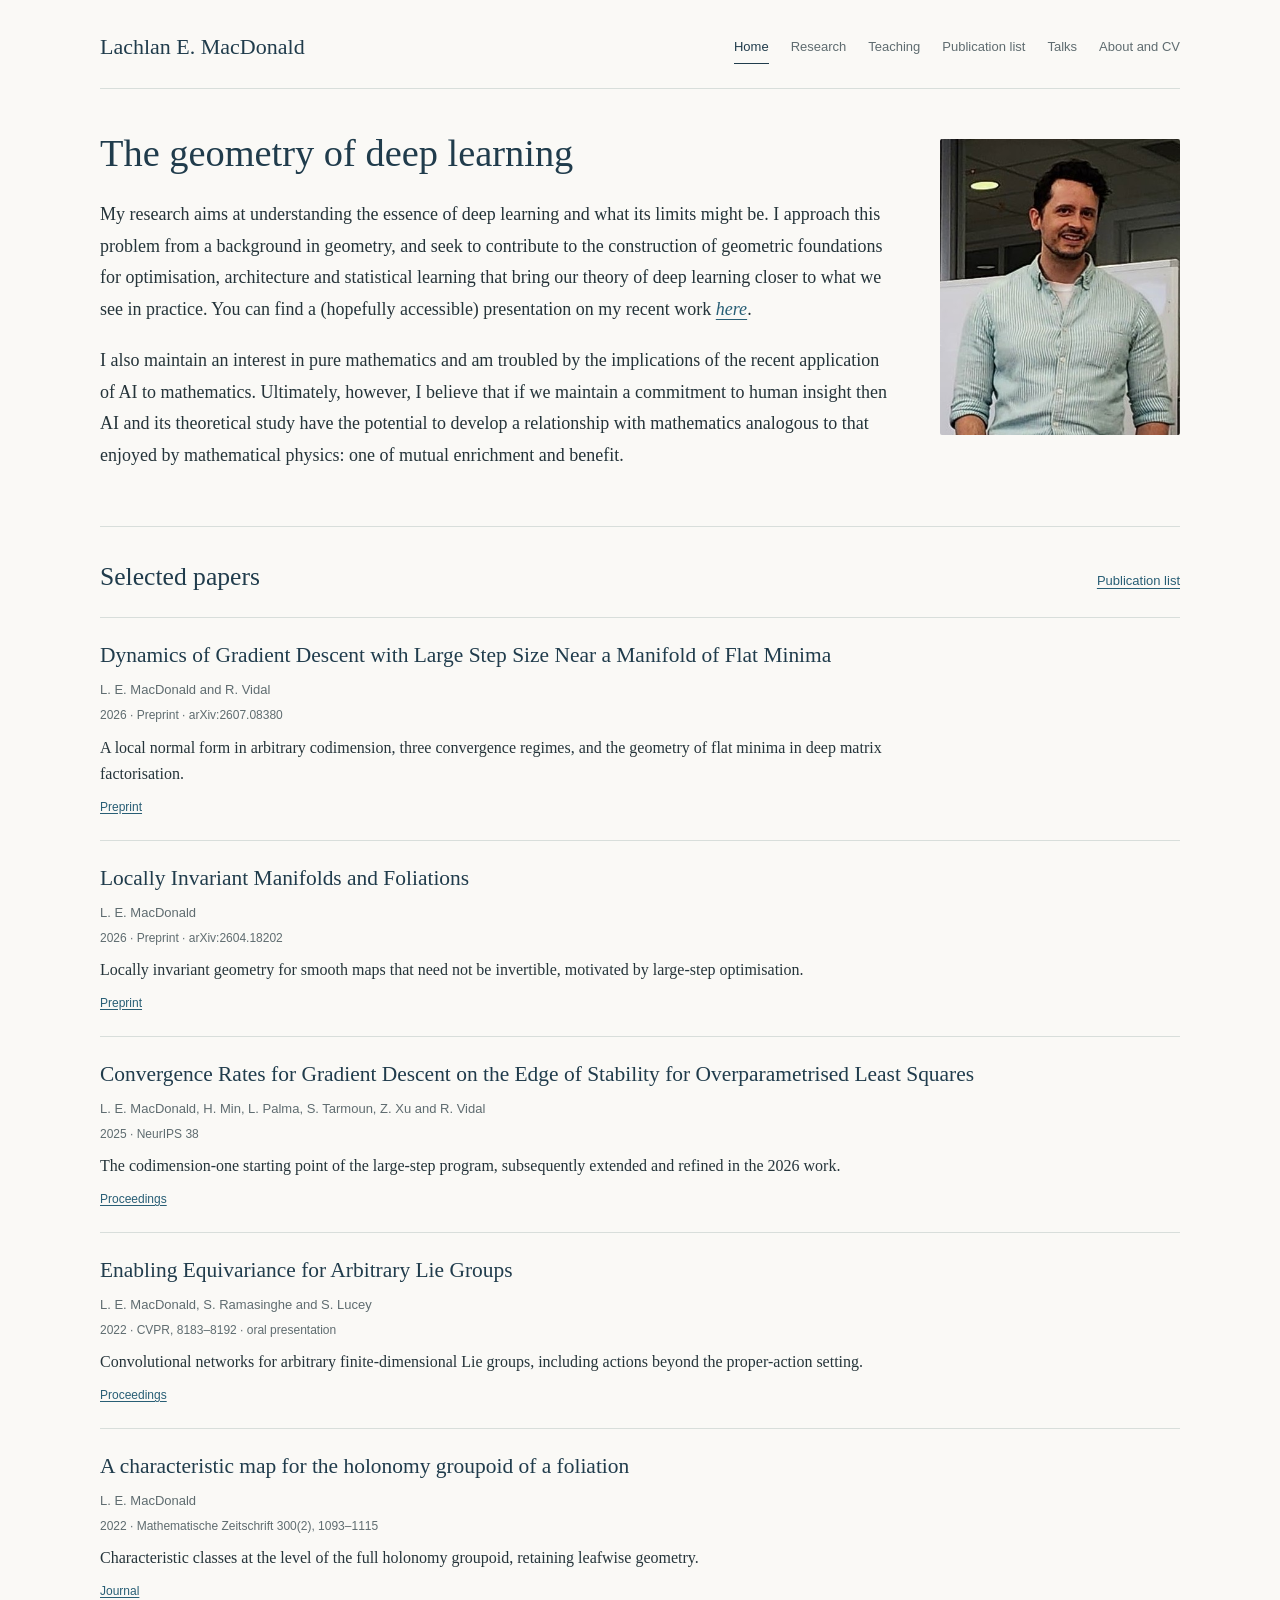
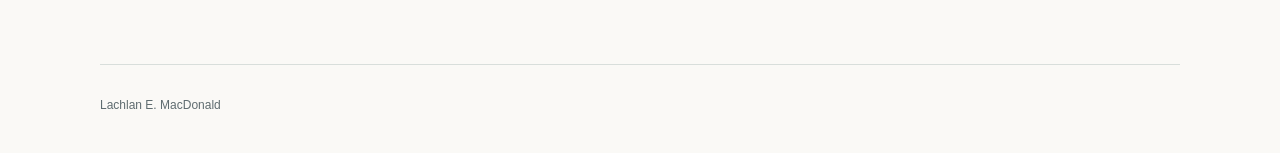
<file: index.html>
<!doctype html>
<html lang="en-AU">
<head>
  <meta charset="utf-8">
  <meta name="viewport" content="width=device-width, initial-scale=1">
  <meta name="description" content="Lachlan E. MacDonald is a mathematician studying the geometry of deep learning, learning dynamics, invariant geometry and symmetry.">
  <meta name="color-scheme" content="light">
  <title>The geometry of deep learning — Lachlan E. MacDonald</title>
  <link rel="stylesheet" href="assets/css/site.css">
  <script defer src="assets/js/site.js"></script>

</head>
<body>
<a class="skip-link" href="#main">Skip to content</a>
<header class="site-header wrap">
  <a class="site-name" href="index.html">Lachlan E. MacDonald</a>
  <nav class="site-nav" aria-label="Main navigation">
    <a href="index.html" aria-current="page">Home</a>
    <a href="research/index.html">Research</a>
<a href="teaching.html">Teaching</a>
<a href="publications.html">Publication list</a>
<a href="talks.html">Talks</a>
<a href="about.html">About and CV</a>
  </nav>
</header>
<main id="main" class="wrap">

<section class="home-introduction" aria-labelledby="home-title">
  <div>
    <h1 id="home-title">The geometry of deep learning</h1>
    <p>My research aims at understanding the essence of deep learning and what its limits might be. I approach this problem from a background in geometry, and seek to contribute to the construction of geometric foundations for optimisation, architecture and statistical learning that bring our theory of deep learning closer to what we see in practice. You can find a (hopefully accessible) presentation on my recent work <a href="https://youtu.be/Tx-sNdkrNHs"><em>here</em></a>.</p>
    <p>I also maintain an interest in pure mathematics and am troubled by the implications of the recent application of AI to mathematics. Ultimately, however, I believe that if we maintain a commitment to human insight then AI and its theoretical study have the potential to develop a relationship with mathematics analogous to that enjoyed by mathematical physics: one of mutual enrichment and benefit.</p>
  </div>
  <figure class="intro-portrait">
    <img src="me.jpg" width="390" height="481" alt="Lachlan E. MacDonald" fetchpriority="high">
  </figure>
</section>
<section class="section" aria-labelledby="selected-papers">
  <div class="section-top"><h2 id="selected-papers">Selected papers</h2><a class="small-link" href="publications.html">Publication list</a></div>
<article class="paper">
  <h3><a href="https://arxiv.org/abs/2607.08380">Dynamics of Gradient Descent with Large Step Size Near a Manifold of Flat Minima</a></h3>
  <p class="authors">L. E. MacDonald and R. Vidal</p>
  <p class="venue">2026 · Preprint · arXiv:2607.08380</p>
  <p class="annotation">A local normal form in arbitrary codimension, three convergence regimes, and the geometry of flat minima in deep matrix factorisation.</p>
  <div class="paper-links"><a href="https://arxiv.org/abs/2607.08380">Preprint</a></div>
</article>
<article class="paper">
  <h3><a href="https://arxiv.org/abs/2604.18202">Locally Invariant Manifolds and Foliations</a></h3>
  <p class="authors">L. E. MacDonald</p>
  <p class="venue">2026 · Preprint · arXiv:2604.18202</p>
  <p class="annotation">Locally invariant geometry for smooth maps that need not be invertible, motivated by large-step optimisation.</p>
  <div class="paper-links"><a href="https://arxiv.org/abs/2604.18202">Preprint</a></div>
</article>
<article class="paper">
  <h3><a href="https://proceedings.neurips.cc/paper_files/paper/2025/hash/d9af4d6ac714626b652da5616ca71f99-Abstract-Conference.html">Convergence Rates for Gradient Descent on the Edge of Stability for Overparametrised Least Squares</a></h3>
  <p class="authors">L. E. MacDonald, H. Min, L. Palma, S. Tarmoun, Z. Xu and R. Vidal</p>
  <p class="venue">2025 · NeurIPS 38</p>
  <p class="annotation">The codimension-one starting point of the large-step program, subsequently extended and refined in the 2026 work.</p>
  <div class="paper-links"><a href="https://proceedings.neurips.cc/paper_files/paper/2025/hash/d9af4d6ac714626b652da5616ca71f99-Abstract-Conference.html">Proceedings</a></div>
</article>
<article class="paper">
  <h3><a href="https://openaccess.thecvf.com/content/CVPR2022/html/MacDonald_Enabling_Equivariance_for_Arbitrary_Lie_Groups_CVPR_2022_paper.html">Enabling Equivariance for Arbitrary Lie Groups</a></h3>
  <p class="authors">L. E. MacDonald, S. Ramasinghe and S. Lucey</p>
  <p class="venue">2022 · CVPR, 8183–8192 · oral presentation</p>
  <p class="annotation">Convolutional networks for arbitrary finite-dimensional Lie groups, including actions beyond the proper-action setting.</p>
  <div class="paper-links"><a href="https://openaccess.thecvf.com/content/CVPR2022/html/MacDonald_Enabling_Equivariance_for_Arbitrary_Lie_Groups_CVPR_2022_paper.html">Proceedings</a></div>
</article>
<article class="paper">
  <h3><a href="https://doi.org/10.1007/s00209-021-02832-5">A characteristic map for the holonomy groupoid of a foliation</a></h3>
  <p class="authors">L. E. MacDonald</p>
  <p class="venue">2022 · Mathematische Zeitschrift 300(2), 1093–1115</p>
  <p class="annotation">Characteristic classes at the level of the full holonomy groupoid, retaining leafwise geometry.</p>
  <div class="paper-links"><a href="https://doi.org/10.1007/s00209-021-02832-5">Journal</a></div>
</article>
</section>

</main>
<footer class="site-footer wrap">
  <p>Lachlan E. MacDonald</p>
</footer>
</body>
</html>
</file>
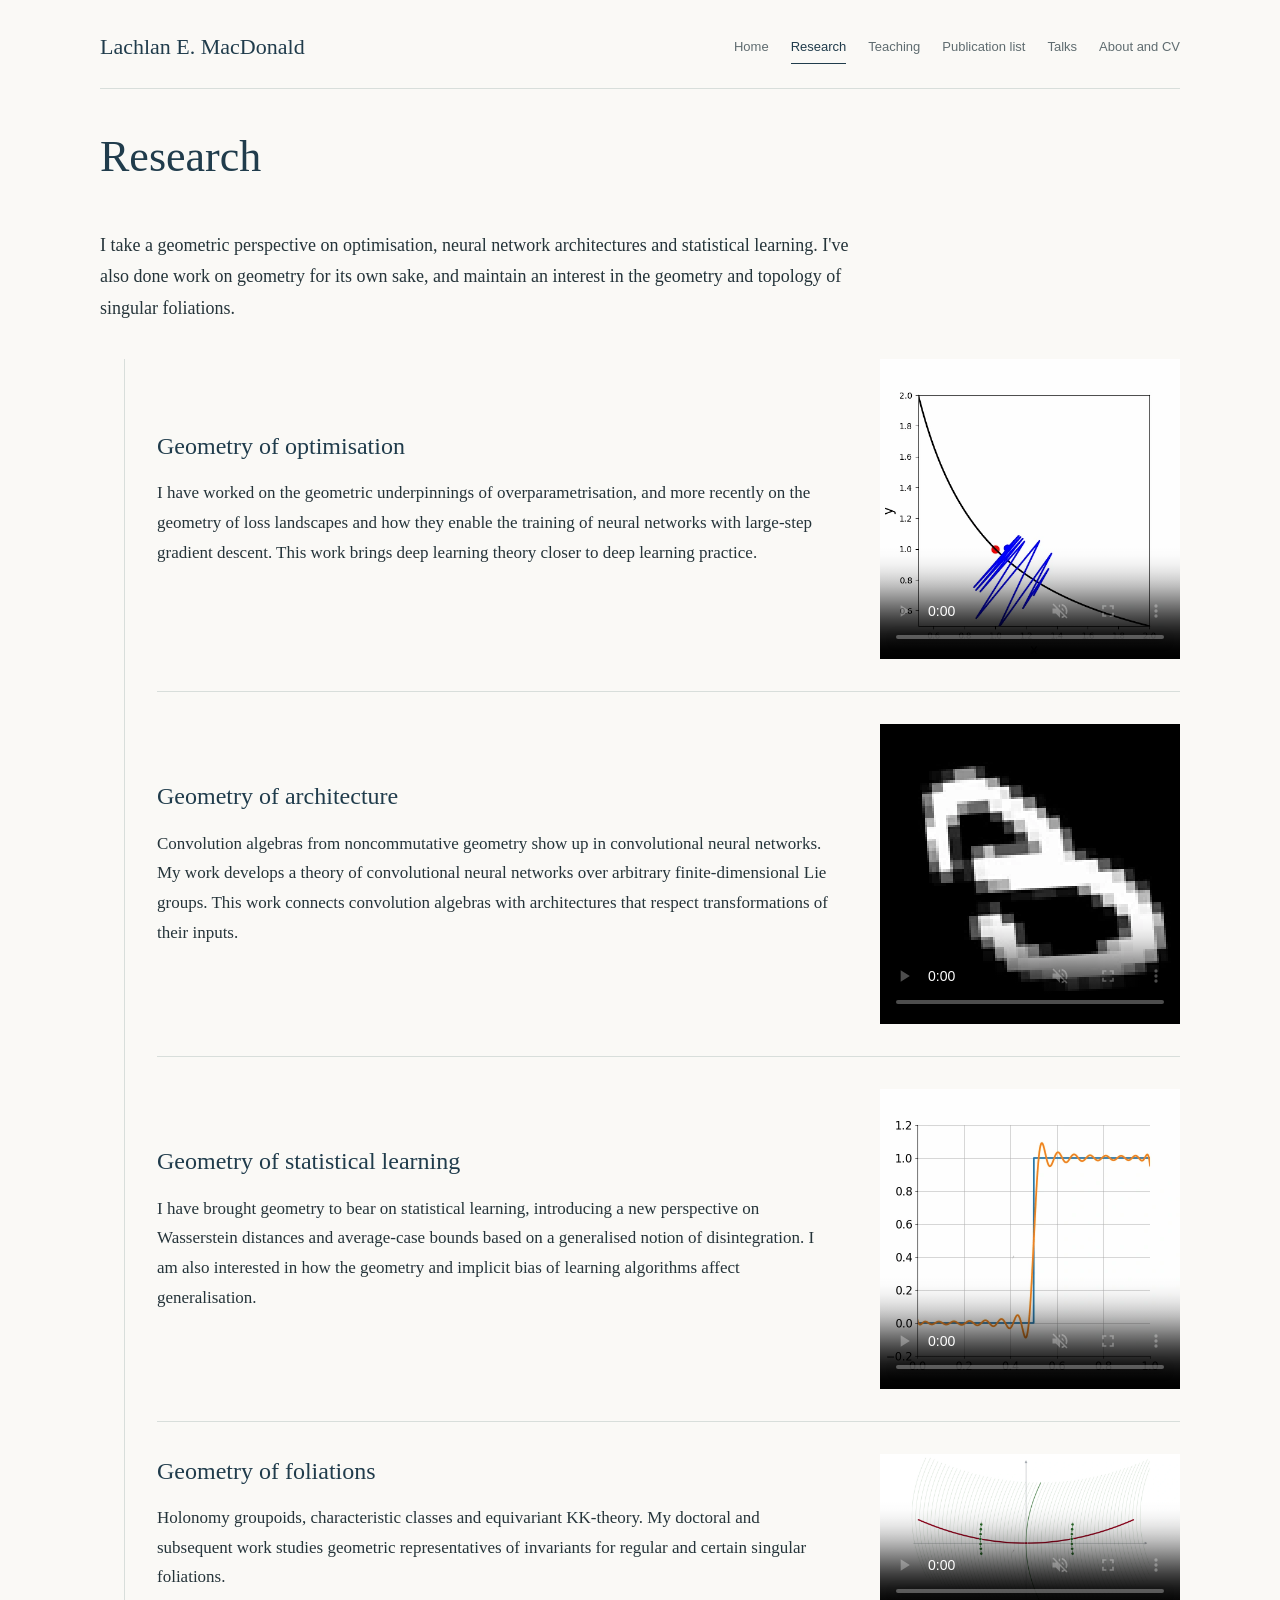
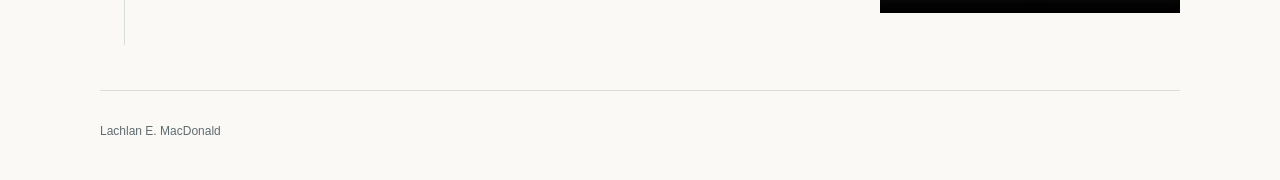
<file: research/index.html>
<!doctype html>
<html lang="en-AU">
<head>
  <meta charset="utf-8">
  <meta name="viewport" content="width=device-width, initial-scale=1">
  <meta name="description" content="Research projects in optimisation, convolutional networks, probability and statistics, and foliations and noncommutative geometry.">
  <meta name="color-scheme" content="light">
  <title>Research — Lachlan E. MacDonald</title>
  <link rel="stylesheet" href="../assets/css/site.css">
  <script defer src="../assets/js/site.js"></script>

</head>
<body>
<a class="skip-link" href="#main">Skip to content</a>
<header class="site-header wrap">
  <a class="site-name" href="../index.html">Lachlan E. MacDonald</a>
  <nav class="site-nav" aria-label="Main navigation">
    <a href="../index.html">Home</a>
    <a href="../research/index.html" aria-current="page">Research</a>
<a href="../teaching.html">Teaching</a>
<a href="../publications.html">Publication list</a>
<a href="../talks.html">Talks</a>
<a href="../about.html">About and CV</a>
  </nav>
</header>
<main id="main" class="wrap">
<section class="research-section" aria-labelledby="research-title"><header class="page-head"><h1 id="research-title">Research</h1></header>
<div class="research-overview">
<p class="research-introduction">I take a geometric perspective on optimisation, neural network architectures and statistical learning. I've also done work on geometry for its own sake, and maintain an interest in the geometry and topology of singular foliations.</p>
<div class="research-directions">
<section class="research-direction" id="optimisation" aria-labelledby="optimisation-title"><div class="direction-text"><h2 id="optimisation-title"><a href="optimisation.html">Geometry of optimisation</a></h2>
<p>I have worked on the geometric underpinnings of overparametrisation, and more recently on the geometry of loss landscapes and how they enable the training of neural networks with large-step gradient descent. This work brings deep learning theory closer to deep learning practice.</p></div>
<figure class="project-animation direction-media">
  <video data-loop-animation autoplay controls loop muted playsinline preload="metadata" poster="../assets/media/optimisation-poster.webp" width="500" height="500" aria-label="A gradient-descent trajectory near a curve of minima, from my earlier talk.">
    <source src="../assets/media/optimisation.mp4" type="video/mp4">
    <p><a href="../assets/media/optimisation.mp4">Open the animation</a>.</p>
  </video>
</figure>
</section>
<section class="research-direction" id="convolutional-networks" aria-labelledby="architecture-title"><div class="direction-text"><h2 id="architecture-title"><a href="convolutional-networks.html">Geometry of architecture</a></h2>
<p>Convolution algebras from noncommutative geometry show up in convolutional neural networks. My work develops a theory of convolutional neural networks over arbitrary finite-dimensional Lie groups. This work connects convolution algebras with architectures that respect transformations of their inputs.</p></div>
<figure class="project-animation direction-media pixel-animation">
  <video data-loop-animation autoplay controls loop muted playsinline preload="metadata" poster="../assets/media/architecture-poster.webp" width="128" height="128" aria-label="A handwritten digit undergoing geometric transformations, from my earlier talk.">
    <source src="../assets/media/architecture.mp4" type="video/mp4">
    <p><a href="../assets/media/architecture.mp4">Open the animation</a>.</p>
  </video>
</figure>
</section>
<section class="research-direction" id="probability-statistics" aria-labelledby="statistical-learning-title"><div class="direction-text"><h2 id="statistical-learning-title"><a href="probability-statistics.html">Geometry of statistical learning</a></h2>
<p>I have brought geometry to bear on statistical learning, introducing a new perspective on Wasserstein distances and average-case bounds based on a generalised notion of disintegration. I am also interested in how the geometry and implicit bias of learning algorithms affect generalisation.</p></div>
<figure class="project-animation direction-media">
  <video data-loop-animation autoplay controls loop muted playsinline preload="metadata" poster="../assets/media/statistical-learning-poster.webp" width="600" height="600" aria-label="An evolving approximation (orange) to a step function (blue), from my earlier talk.">
    <source src="../assets/media/statistical-learning.mp4" type="video/mp4">
    <p><a href="../assets/media/statistical-learning.mp4">Open the animation</a>.</p>
  </video>
</figure>
</section>
<section class="research-direction" id="foliations-ncg" aria-labelledby="foliations-title"><div class="direction-text"><h2 id="foliations-title"><a href="foliations-ncg.html">Geometry of foliations</a></h2>
<p>Holonomy groupoids, characteristic classes and equivariant KK-theory. My doctoral and subsequent work studies geometric representatives of invariants for regular and certain singular foliations.</p></div>
<figure class="project-animation direction-media">
  <video data-loop-animation autoplay controls loop muted playsinline preload="metadata" poster="../assets/media/foliations-poster.webp" width="2040" height="1080" aria-label="An invariant curve and stable leaves for a nonlinear map of the plane. Illustration from my large-step gradient-descent talk.">
    <source src="../assets/media/foliations.mp4" type="video/mp4">
    <p><a href="../assets/media/foliations.mp4">Open the animation</a>.</p>
  </video>
</figure>
</section>
</div>
</div>
</section>

</main>
<footer class="site-footer wrap">
  <p>Lachlan E. MacDonald</p>
</footer>
</body>
</html>
</file>
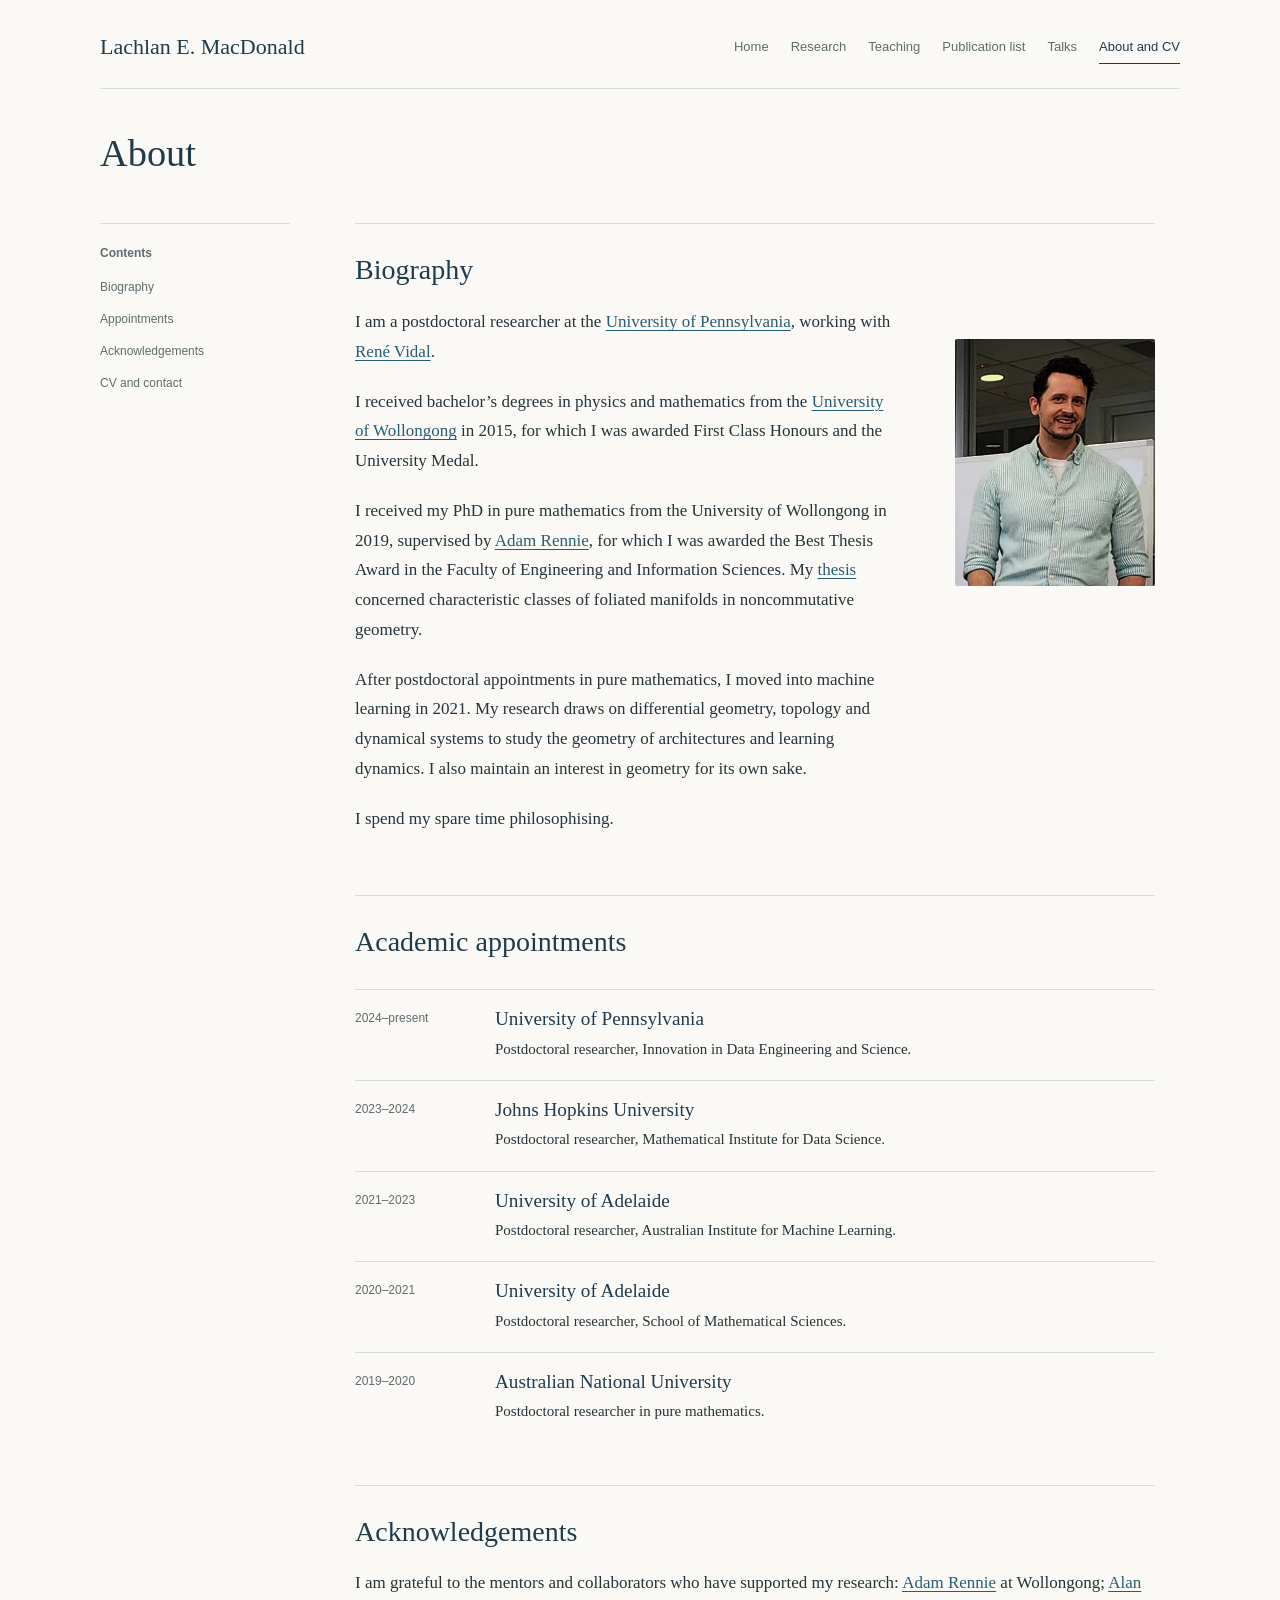
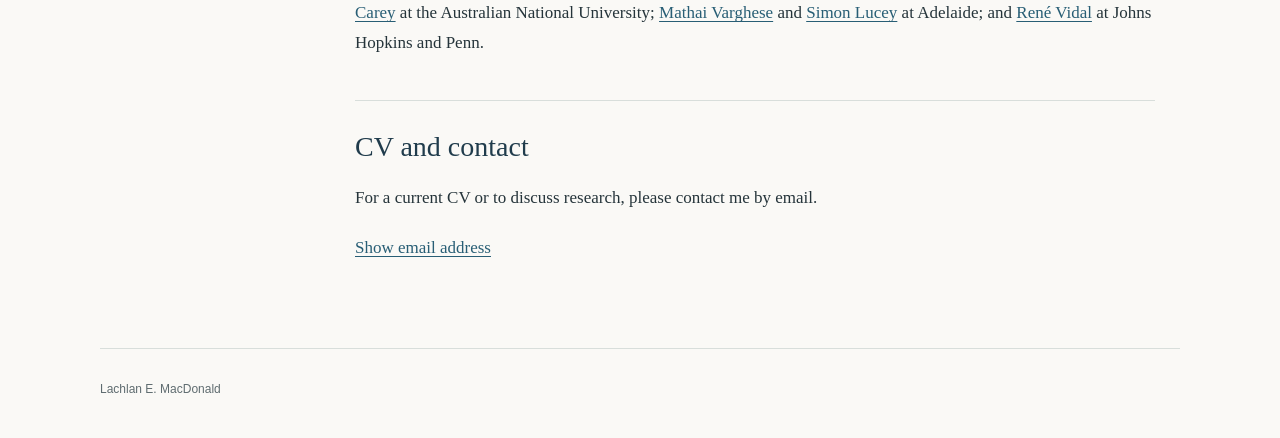
<file: about.html>
<!doctype html>
<html lang="en-AU">
<head>
  <meta charset="utf-8">
  <meta name="viewport" content="width=device-width, initial-scale=1">
  <meta name="description" content="Biography, academic appointments, acknowledgements and contact information for mathematician Lachlan E. MacDonald.">
  <meta name="color-scheme" content="light">
  <title>About and CV — Lachlan E. MacDonald</title>
  <link rel="stylesheet" href="assets/css/site.css">
  <script defer src="assets/js/site.js"></script>

</head>
<body>
<a class="skip-link" href="#main">Skip to content</a>
<header class="site-header wrap">
  <a class="site-name" href="index.html">Lachlan E. MacDonald</a>
  <nav class="site-nav" aria-label="Main navigation">
    <a href="index.html">Home</a>
    <a href="research/index.html">Research</a>
<a href="teaching.html">Teaching</a>
<a href="publications.html">Publication list</a>
<a href="talks.html">Talks</a>
<a href="about.html" aria-current="page">About and CV</a>
  </nav>
</header>
<main id="main" class="wrap">
<header class="page-head"><h1>About</h1></header><div class="article-layout"><aside class="toc" aria-label="Contents"><strong>Contents</strong><a href="#biography">Biography</a>
<a href="#appointments">Appointments</a>
<a href="#acknowledgements">Acknowledgements</a>
<a href="#cv">CV and contact</a></aside><div class="prose">
<section id="biography"><h2>Biography</h2>
<div class="bio-layout"><div><p>I am a postdoctoral researcher at the <a href="https://www.upenn.edu/">University of Pennsylvania</a>, working with <a href="https://www.grasp.upenn.edu/people/rene-vidal/">René Vidal</a>.</p>
<p>I received bachelor’s degrees in physics and mathematics from the <a href="https://www.uow.edu.au/">University of Wollongong</a> in 2015, for which I was awarded First Class Honours and the University Medal.</p>
<p>I received my PhD in pure mathematics from the University of Wollongong in 2019, supervised by <a href="https://rennieillawarramath.com/">Adam Rennie</a>, for which I was awarded the Best Thesis Award in the Faculty of Engineering and Information Sciences. My <a href="https://ro.uow.edu.au/articles/thesis/Characteristic_Classes_of_Foliated_Manifolds_in_Noncommutative_Geometry/27665679">thesis</a> concerned characteristic classes of foliated manifolds in noncommutative geometry.</p>
<p>After postdoctoral appointments in pure mathematics, I moved into machine learning in 2021. My research draws on differential geometry, topology and dynamical systems to study the geometry of architectures and learning dynamics. I also maintain an interest in geometry for its own sake.</p>
<p>I spend my spare time philosophising.</p></div><figure><img class="portrait" src="me.jpg" width="390" height="481" alt="Lachlan E. MacDonald"></figure></div>
</section>
<section id="appointments"><h2>Academic appointments</h2>
<div class="timeline">
<div class="timeline-item"><span class="date">2024–present</span><div><h3>University of Pennsylvania</h3><p>Postdoctoral researcher, Innovation in Data Engineering and Science.</p></div></div>
<div class="timeline-item"><span class="date">2023–2024</span><div><h3>Johns Hopkins University</h3><p>Postdoctoral researcher, Mathematical Institute for Data Science.</p></div></div>
<div class="timeline-item"><span class="date">2021–2023</span><div><h3>University of Adelaide</h3><p>Postdoctoral researcher, Australian Institute for Machine Learning.</p></div></div>
<div class="timeline-item"><span class="date">2020–2021</span><div><h3>University of Adelaide</h3><p>Postdoctoral researcher, School of Mathematical Sciences.</p></div></div>
<div class="timeline-item"><span class="date">2019–2020</span><div><h3>Australian National University</h3><p>Postdoctoral researcher in pure mathematics.</p></div></div>
</div>
</section>
<section id="acknowledgements"><h2>Acknowledgements</h2>
<p>I am grateful to the mentors and collaborators who have supported my research: <a href="https://rennieillawarramath.com/">Adam Rennie</a> at Wollongong; <a href="https://www.science.org.au/profile/alan-carey">Alan Carey</a> at the Australian National University; <a href="https://researchers.adelaide.edu.au/profile/mathai.varghese">Mathai Varghese</a> and <a href="https://researchers.adelaide.edu.au/profile/simon.lucey">Simon Lucey</a> at Adelaide; and <a href="https://vidal-lab.github.io/rene-vidal.html">René Vidal</a> at Johns Hopkins and Penn.</p>
</section>
<section id="cv"><h2>CV and contact</h2>
<p>For a current CV or to discuss research, please contact me by email.</p>
<p><button type="button" class="email-reveal" data-reveal-email hidden>Show email address</button></p>
<noscript><p>lemacdonald [at] protonmail [dot] com</p></noscript>
</section>
</div></div>
</main>
<footer class="site-footer wrap">
  <p>Lachlan E. MacDonald</p>
</footer>
</body>
</html>
</file>
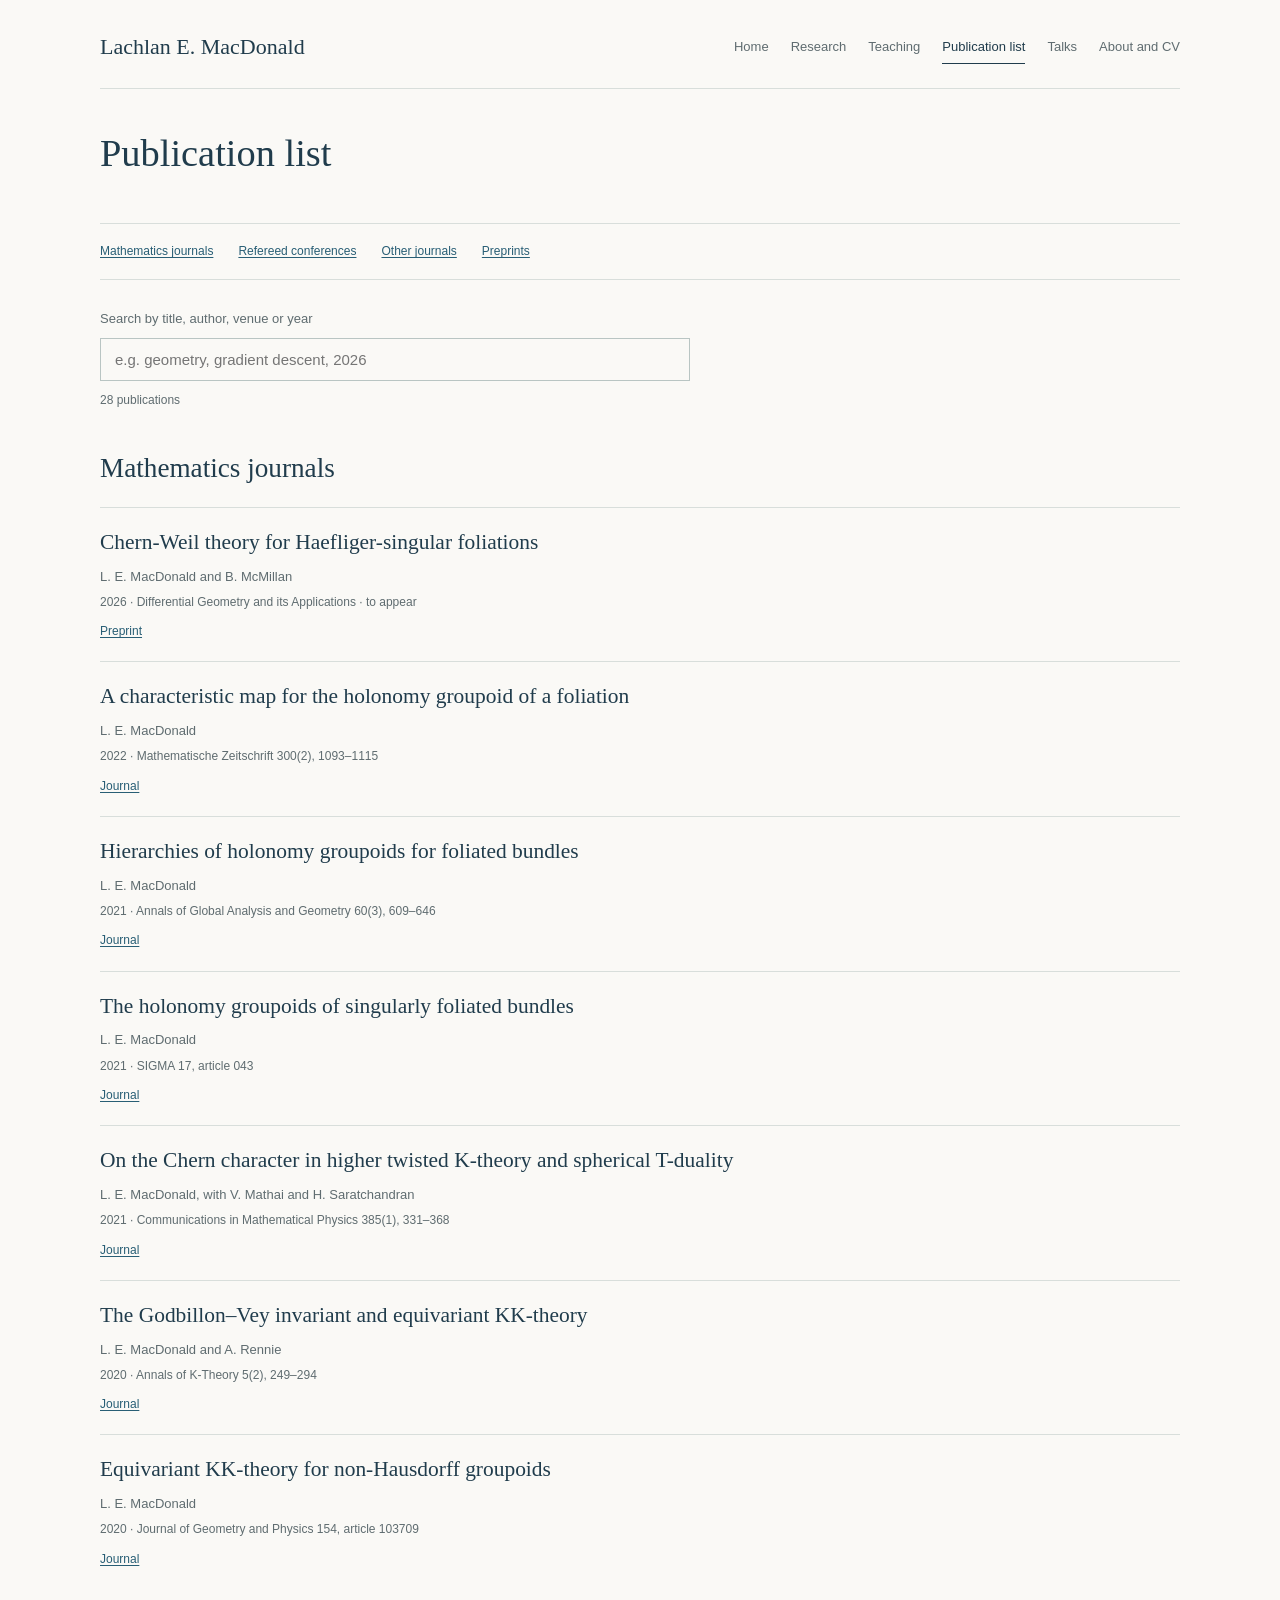
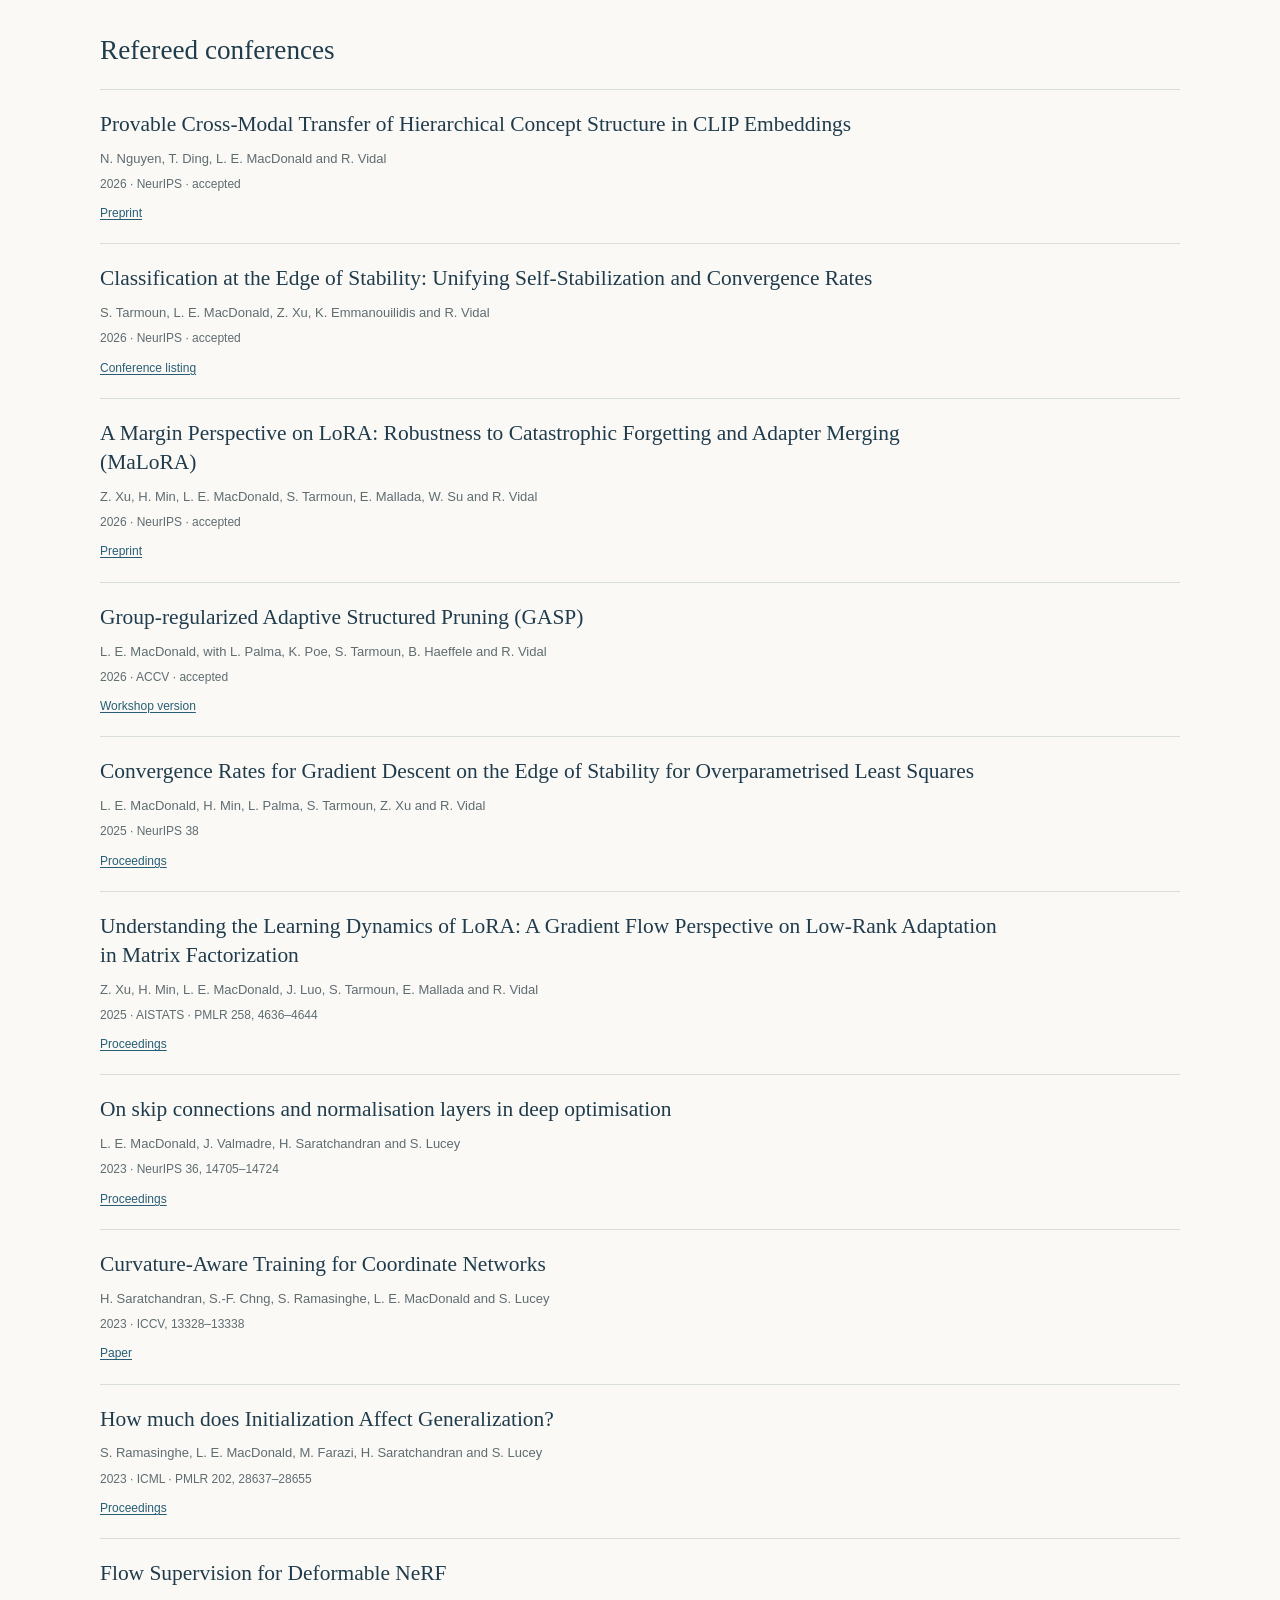
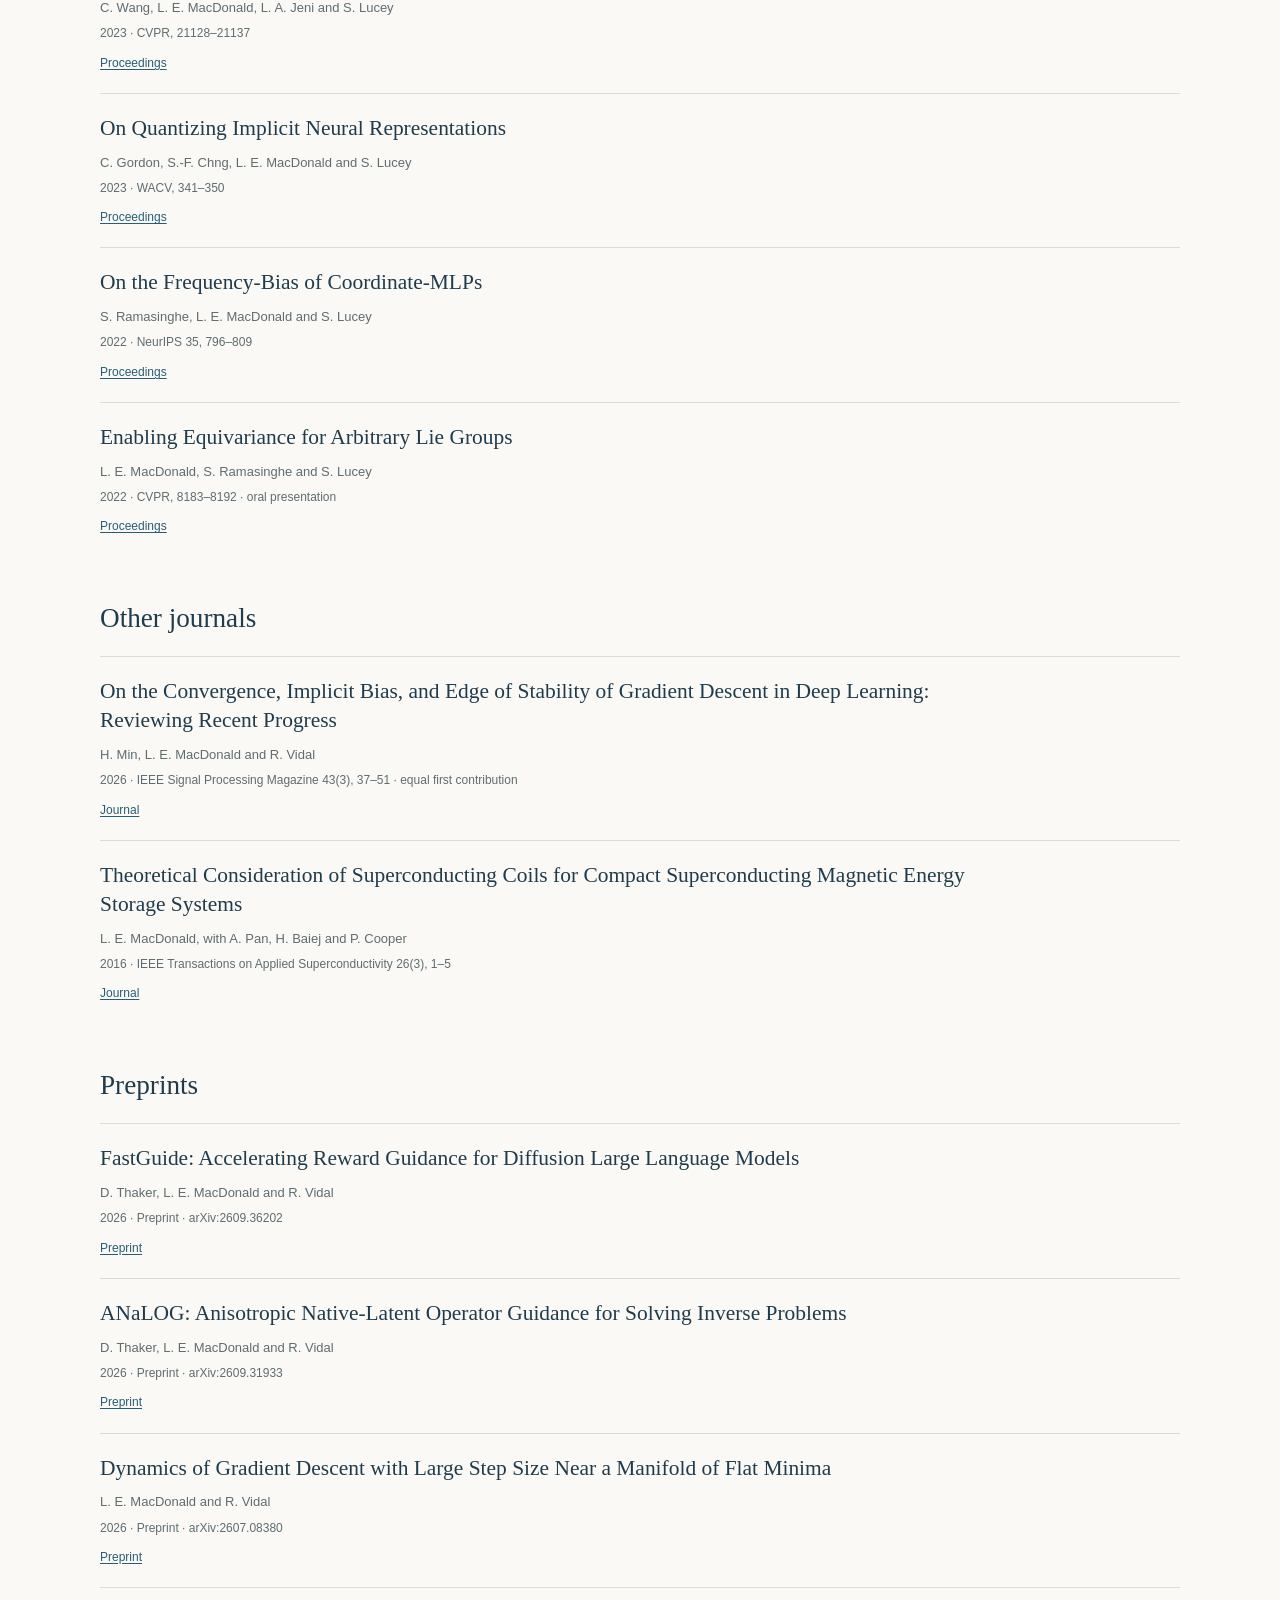
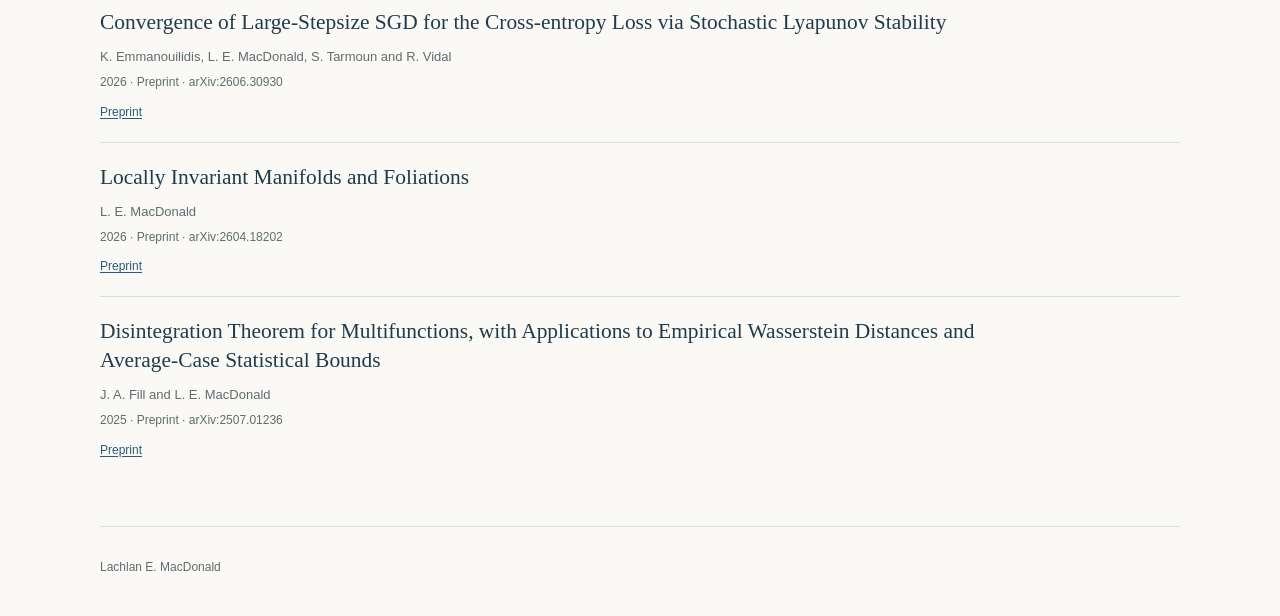
<file: publications.html>
<!doctype html>
<html lang="en-AU">
<head>
  <meta charset="utf-8">
  <meta name="viewport" content="width=device-width, initial-scale=1">
  <meta name="description" content="Publications and preprints by Lachlan E. MacDonald, organised by mathematics journals, refereed conferences, other journals and preprints.">
  <meta name="color-scheme" content="light">
  <title>Publication list — Lachlan E. MacDonald</title>
  <link rel="stylesheet" href="assets/css/site.css">
  <script defer src="assets/js/site.js"></script>

</head>
<body>
<a class="skip-link" href="#main">Skip to content</a>
<header class="site-header wrap">
  <a class="site-name" href="index.html">Lachlan E. MacDonald</a>
  <nav class="site-nav" aria-label="Main navigation">
    <a href="index.html">Home</a>
    <a href="research/index.html">Research</a>
<a href="teaching.html">Teaching</a>
<a href="publications.html" aria-current="page">Publication list</a>
<a href="talks.html">Talks</a>
<a href="about.html">About and CV</a>
  </nav>
</header>
<main id="main" class="wrap">
<header class="page-head"><h1>Publication list</h1></header><nav class="publication-nav" aria-label="Publication categories"><a href="#mathematics">Mathematics journals</a><a href="#conferences">Refereed conferences</a><a href="#other-journals">Other journals</a><a href="#preprints">Preprints</a></nav><div class="pub-controls" hidden><label for="publication-search">Search by title, author, venue or year</label><input type="search" id="publication-search" autocomplete="off" placeholder="e.g. geometry, gradient descent, 2026"><p class="pub-count" id="publication-count" role="status" aria-live="polite"></p></div><section class="publication-section" id="mathematics" aria-labelledby="heading-mathematics"><h2 id="heading-mathematics">Mathematics journals</h2>
<article class="paper" id="chern-weil">
  <h3><a href="https://arxiv.org/abs/2106.10078">Chern-Weil theory for Haefliger-singular foliations</a></h3>
  <p class="authors">L. E. MacDonald and B. McMillan</p>
  <p class="venue">2026 · Differential Geometry and its Applications · to appear</p>
  <div class="paper-links"><a href="https://arxiv.org/abs/2106.10078">Preprint</a></div>
</article>
<article class="paper" id="characteristic">
  <h3><a href="https://doi.org/10.1007/s00209-021-02832-5">A characteristic map for the holonomy groupoid of a foliation</a></h3>
  <p class="authors">L. E. MacDonald</p>
  <p class="venue">2022 · Mathematische Zeitschrift 300(2), 1093–1115</p>
  <div class="paper-links"><a href="https://doi.org/10.1007/s00209-021-02832-5">Journal</a></div>
</article>
<article class="paper" id="hierarchies">
  <h3><a href="https://doi.org/10.1007/s10455-021-09792-3">Hierarchies of holonomy groupoids for foliated bundles</a></h3>
  <p class="authors">L. E. MacDonald</p>
  <p class="venue">2021 · Annals of Global Analysis and Geometry 60(3), 609–646</p>
  <div class="paper-links"><a href="https://doi.org/10.1007/s10455-021-09792-3">Journal</a></div>
</article>
<article class="paper" id="holonomy">
  <h3><a href="https://doi.org/10.3842/SIGMA.2021.043">The holonomy groupoids of singularly foliated bundles</a></h3>
  <p class="authors">L. E. MacDonald</p>
  <p class="venue">2021 · SIGMA 17, article 043</p>
  <div class="paper-links"><a href="https://doi.org/10.3842/SIGMA.2021.043">Journal</a></div>
</article>
<article class="paper" id="chern-character">
  <h3><a href="https://doi.org/10.1007/s00220-021-04096-w">On the Chern character in higher twisted K-theory and spherical T-duality</a></h3>
  <p class="authors">L. E. MacDonald, with V. Mathai and H. Saratchandran</p>
  <p class="venue">2021 · Communications in Mathematical Physics 385(1), 331–368</p>
  <div class="paper-links"><a href="https://doi.org/10.1007/s00220-021-04096-w">Journal</a></div>
</article>
<article class="paper" id="godbillon">
  <h3><a href="https://doi.org/10.2140/akt.2020.5.249">The Godbillon–Vey invariant and equivariant KK-theory</a></h3>
  <p class="authors">L. E. MacDonald and A. Rennie</p>
  <p class="venue">2020 · Annals of K-Theory 5(2), 249–294</p>
  <div class="paper-links"><a href="https://doi.org/10.2140/akt.2020.5.249">Journal</a></div>
</article>
<article class="paper" id="kk">
  <h3><a href="https://doi.org/10.1016/j.geomphys.2020.103709">Equivariant KK-theory for non-Hausdorff groupoids</a></h3>
  <p class="authors">L. E. MacDonald</p>
  <p class="venue">2020 · Journal of Geometry and Physics 154, article 103709</p>
  <div class="paper-links"><a href="https://doi.org/10.1016/j.geomphys.2020.103709">Journal</a></div>
</article></section>
<section class="publication-section" id="conferences" aria-labelledby="heading-conferences"><h2 id="heading-conferences">Refereed conferences</h2>
<article class="paper" id="clip">
  <h3><a href="https://arxiv.org/abs/2611.17671">Provable Cross-Modal Transfer of Hierarchical Concept Structure in CLIP Embeddings</a></h3>
  <p class="authors">N. Nguyen, T. Ding, L. E. MacDonald and R. Vidal</p>
  <p class="venue">2026 · NeurIPS · accepted</p>
  <div class="paper-links"><a href="https://arxiv.org/abs/2611.17671">Preprint</a></div>
</article>
<article class="paper" id="classification">
  <h3><a href="https://neurips.cc/Downloads/2026">Classification at the Edge of Stability: Unifying Self-Stabilization and Convergence Rates</a></h3>
  <p class="authors">S. Tarmoun, L. E. MacDonald, Z. Xu, K. Emmanouilidis and R. Vidal</p>
  <p class="venue">2026 · NeurIPS · accepted</p>
  <div class="paper-links"><a href="https://neurips.cc/Downloads/2026">Conference listing</a></div>
</article>
<article class="paper" id="malora">
  <h3><a href="https://arxiv.org/abs/2611.14397">A Margin Perspective on LoRA: Robustness to Catastrophic Forgetting and Adapter Merging (MaLoRA)</a></h3>
  <p class="authors">Z. Xu, H. Min, L. E. MacDonald, S. Tarmoun, E. Mallada, W. Su and R. Vidal</p>
  <p class="venue">2026 · NeurIPS · accepted</p>
  <div class="paper-links"><a href="https://arxiv.org/abs/2611.14397">Preprint</a></div>
</article>
<article class="paper" id="gasp">
  <h3><a href="https://openreview.net/forum?id=wdWiPslaSW">Group-regularized Adaptive Structured Pruning (GASP)</a></h3>
  <p class="authors">L. E. MacDonald, with L. Palma, K. Poe, S. Tarmoun, B. Haeffele and R. Vidal</p>
  <p class="venue">2026 · ACCV · accepted</p>
  <div class="paper-links"><a href="https://openreview.net/forum?id=wdWiPslaSW">Workshop version</a></div>
</article>
<article class="paper" id="eos">
  <h3><a href="https://proceedings.neurips.cc/paper_files/paper/2025/hash/d9af4d6ac714626b652da5616ca71f99-Abstract-Conference.html">Convergence Rates for Gradient Descent on the Edge of Stability for Overparametrised Least Squares</a></h3>
  <p class="authors">L. E. MacDonald, H. Min, L. Palma, S. Tarmoun, Z. Xu and R. Vidal</p>
  <p class="venue">2025 · NeurIPS 38</p>
  <div class="paper-links"><a href="https://proceedings.neurips.cc/paper_files/paper/2025/hash/d9af4d6ac714626b652da5616ca71f99-Abstract-Conference.html">Proceedings</a></div>
</article>
<article class="paper" id="lora">
  <h3><a href="https://proceedings.mlr.press/v258/xu25h.html">Understanding the Learning Dynamics of LoRA: A Gradient Flow Perspective on Low-Rank Adaptation in Matrix Factorization</a></h3>
  <p class="authors">Z. Xu, H. Min, L. E. MacDonald, J. Luo, S. Tarmoun, E. Mallada and R. Vidal</p>
  <p class="venue">2025 · AISTATS · PMLR 258, 4636–4644</p>
  <div class="paper-links"><a href="https://proceedings.mlr.press/v258/xu25h.html">Proceedings</a></div>
</article>
<article class="paper" id="skip">
  <h3><a href="https://proceedings.neurips.cc/paper_files/paper/2023/hash/2f4d6f8e0f4f543db12260696b2a3551-Abstract-Conference.html">On skip connections and normalisation layers in deep optimisation</a></h3>
  <p class="authors">L. E. MacDonald, J. Valmadre, H. Saratchandran and S. Lucey</p>
  <p class="venue">2023 · NeurIPS 36, 14705–14724</p>
  <div class="paper-links"><a href="https://proceedings.neurips.cc/paper_files/paper/2023/hash/2f4d6f8e0f4f543db12260696b2a3551-Abstract-Conference.html">Proceedings</a></div>
</article>
<article class="paper" id="curvature">
  <h3><a href="https://doi.org/10.1109/ICCV51070.2023.01226">Curvature-Aware Training for Coordinate Networks</a></h3>
  <p class="authors">H. Saratchandran, S.-F. Chng, S. Ramasinghe, L. E. MacDonald and S. Lucey</p>
  <p class="venue">2023 · ICCV, 13328–13338</p>
  <div class="paper-links"><a href="https://doi.org/10.1109/ICCV51070.2023.01226">Paper</a></div>
</article>
<article class="paper" id="initialisation">
  <h3><a href="https://proceedings.mlr.press/v202/ramasinghe23a.html">How much does Initialization Affect Generalization?</a></h3>
  <p class="authors">S. Ramasinghe, L. E. MacDonald, M. Farazi, H. Saratchandran and S. Lucey</p>
  <p class="venue">2023 · ICML · PMLR 202, 28637–28655</p>
  <div class="paper-links"><a href="https://proceedings.mlr.press/v202/ramasinghe23a.html">Proceedings</a></div>
</article>
<article class="paper" id="nerf">
  <h3><a href="https://openaccess.thecvf.com/content/CVPR2023/html/Wang_Flow_Supervision_for_Deformable_NeRF_CVPR_2023_paper.html">Flow Supervision for Deformable NeRF</a></h3>
  <p class="authors">C. Wang, L. E. MacDonald, L. A. Jeni and S. Lucey</p>
  <p class="venue">2023 · CVPR, 21128–21137</p>
  <div class="paper-links"><a href="https://openaccess.thecvf.com/content/CVPR2023/html/Wang_Flow_Supervision_for_Deformable_NeRF_CVPR_2023_paper.html">Proceedings</a></div>
</article>
<article class="paper" id="quantizing">
  <h3><a href="https://openaccess.thecvf.com/content/WACV2023/html/Gordon_On_Quantizing_Implicit_Neural_Representations_WACV_2023_paper.html">On Quantizing Implicit Neural Representations</a></h3>
  <p class="authors">C. Gordon, S.-F. Chng, L. E. MacDonald and S. Lucey</p>
  <p class="venue">2023 · WACV, 341–350</p>
  <div class="paper-links"><a href="https://openaccess.thecvf.com/content/WACV2023/html/Gordon_On_Quantizing_Implicit_Neural_Representations_WACV_2023_paper.html">Proceedings</a></div>
</article>
<article class="paper" id="frequency">
  <h3><a href="https://papers.nips.cc/paper_files/paper/2022/hash/0525fa17a8dbea687359116d01732e12-Abstract-Conference.html">On the Frequency-Bias of Coordinate-MLPs</a></h3>
  <p class="authors">S. Ramasinghe, L. E. MacDonald and S. Lucey</p>
  <p class="venue">2022 · NeurIPS 35, 796–809</p>
  <div class="paper-links"><a href="https://papers.nips.cc/paper_files/paper/2022/hash/0525fa17a8dbea687359116d01732e12-Abstract-Conference.html">Proceedings</a></div>
</article>
<article class="paper" id="equivariance">
  <h3><a href="https://openaccess.thecvf.com/content/CVPR2022/html/MacDonald_Enabling_Equivariance_for_Arbitrary_Lie_Groups_CVPR_2022_paper.html">Enabling Equivariance for Arbitrary Lie Groups</a></h3>
  <p class="authors">L. E. MacDonald, S. Ramasinghe and S. Lucey</p>
  <p class="venue">2022 · CVPR, 8183–8192 · oral presentation</p>
  <div class="paper-links"><a href="https://openaccess.thecvf.com/content/CVPR2022/html/MacDonald_Enabling_Equivariance_for_Arbitrary_Lie_Groups_CVPR_2022_paper.html">Proceedings</a></div>
</article></section>
<section class="publication-section" id="other-journals" aria-labelledby="heading-other-journals"><h2 id="heading-other-journals">Other journals</h2>
<article class="paper" id="review">
  <h3><a href="https://doi.org/10.1109/MSP.2026.3665010">On the Convergence, Implicit Bias, and Edge of Stability of Gradient Descent in Deep Learning: Reviewing Recent Progress</a></h3>
  <p class="authors">H. Min, L. E. MacDonald and R. Vidal</p>
  <p class="venue">2026 · IEEE Signal Processing Magazine 43(3), 37–51 · equal first contribution</p>
  <div class="paper-links"><a href="https://doi.org/10.1109/MSP.2026.3665010">Journal</a></div>
</article>
<article class="paper" id="coils">
  <h3><a href="https://doi.org/10.1109/TASC.2016.2533564">Theoretical Consideration of Superconducting Coils for Compact Superconducting Magnetic Energy Storage Systems</a></h3>
  <p class="authors">L. E. MacDonald, with A. Pan, H. Baiej and P. Cooper</p>
  <p class="venue">2016 · IEEE Transactions on Applied Superconductivity 26(3), 1–5</p>
  <div class="paper-links"><a href="https://doi.org/10.1109/TASC.2016.2533564">Journal</a></div>
</article></section>
<section class="publication-section" id="preprints" aria-labelledby="heading-preprints"><h2 id="heading-preprints">Preprints</h2>
<article class="paper" id="fastguide">
  <h3><a href="https://arxiv.org/abs/2609.36202">FastGuide: Accelerating Reward Guidance for Diffusion Large Language Models</a></h3>
  <p class="authors">D. Thaker, L. E. MacDonald and R. Vidal</p>
  <p class="venue">2026 · Preprint · arXiv:2609.36202</p>
  <div class="paper-links"><a href="https://arxiv.org/abs/2609.36202">Preprint</a></div>
</article>
<article class="paper" id="analog">
  <h3><a href="https://arxiv.org/abs/2609.31933">ANaLOG: Anisotropic Native-Latent Operator Guidance for Solving Inverse Problems</a></h3>
  <p class="authors">D. Thaker, L. E. MacDonald and R. Vidal</p>
  <p class="venue">2026 · Preprint · arXiv:2609.31933</p>
  <div class="paper-links"><a href="https://arxiv.org/abs/2609.31933">Preprint</a></div>
</article>
<article class="paper" id="large-step">
  <h3><a href="https://arxiv.org/abs/2607.08380">Dynamics of Gradient Descent with Large Step Size Near a Manifold of Flat Minima</a></h3>
  <p class="authors">L. E. MacDonald and R. Vidal</p>
  <p class="venue">2026 · Preprint · arXiv:2607.08380</p>
  <div class="paper-links"><a href="https://arxiv.org/abs/2607.08380">Preprint</a></div>
</article>
<article class="paper" id="sgd">
  <h3><a href="https://arxiv.org/abs/2606.30930">Convergence of Large-Stepsize SGD for the Cross-entropy Loss via Stochastic Lyapunov Stability</a></h3>
  <p class="authors">K. Emmanouilidis, L. E. MacDonald, S. Tarmoun and R. Vidal</p>
  <p class="venue">2026 · Preprint · arXiv:2606.30930</p>
  <div class="paper-links"><a href="https://arxiv.org/abs/2606.30930">Preprint</a></div>
</article>
<article class="paper" id="invariant">
  <h3><a href="https://arxiv.org/abs/2604.18202">Locally Invariant Manifolds and Foliations</a></h3>
  <p class="authors">L. E. MacDonald</p>
  <p class="venue">2026 · Preprint · arXiv:2604.18202</p>
  <div class="paper-links"><a href="https://arxiv.org/abs/2604.18202">Preprint</a></div>
</article>
<article class="paper" id="disintegration">
  <h3><a href="https://arxiv.org/abs/2507.01236">Disintegration Theorem for Multifunctions, with Applications to Empirical Wasserstein Distances and Average-Case Statistical Bounds</a></h3>
  <p class="authors">J. A. Fill and L. E. MacDonald</p>
  <p class="venue">2025 · Preprint · arXiv:2507.01236</p>
  <div class="paper-links"><a href="https://arxiv.org/abs/2507.01236">Preprint</a></div>
</article></section>

</main>
<footer class="site-footer wrap">
  <p>Lachlan E. MacDonald</p>
</footer>
</body>
</html>
</file>
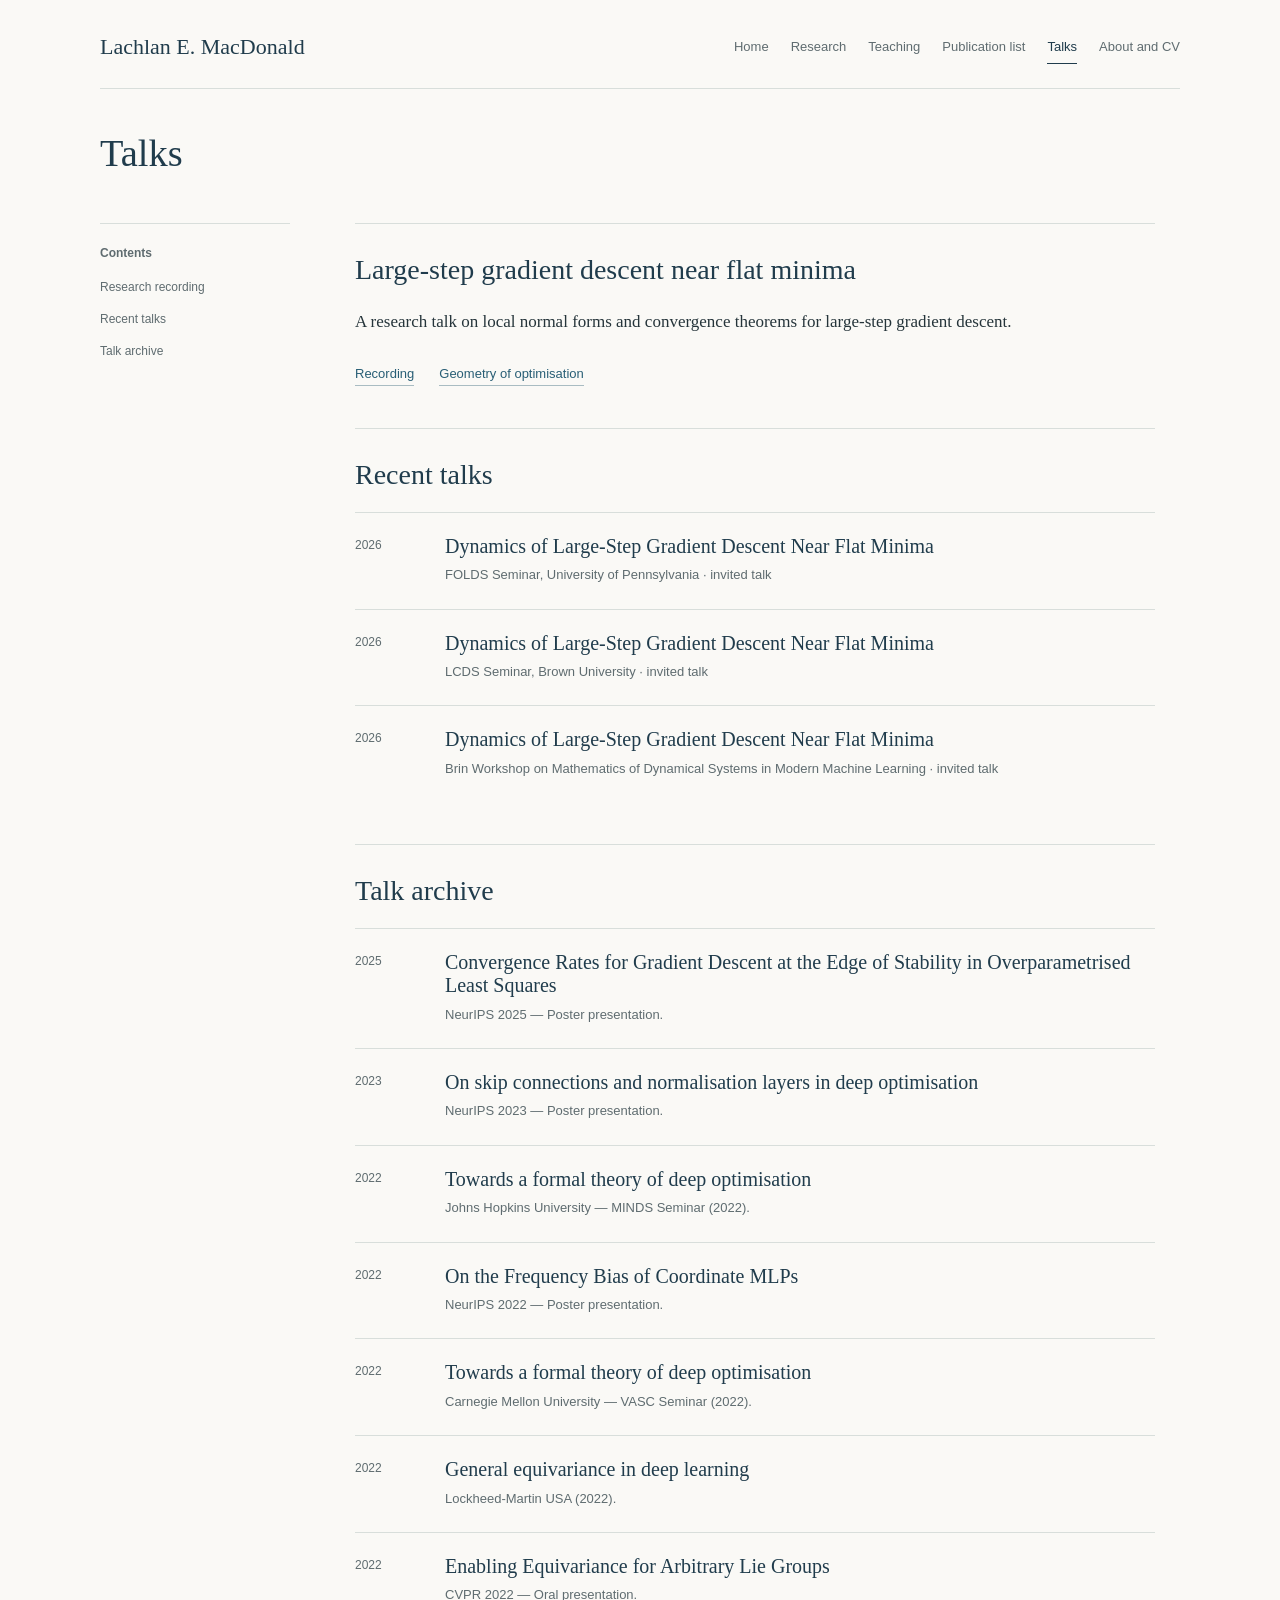
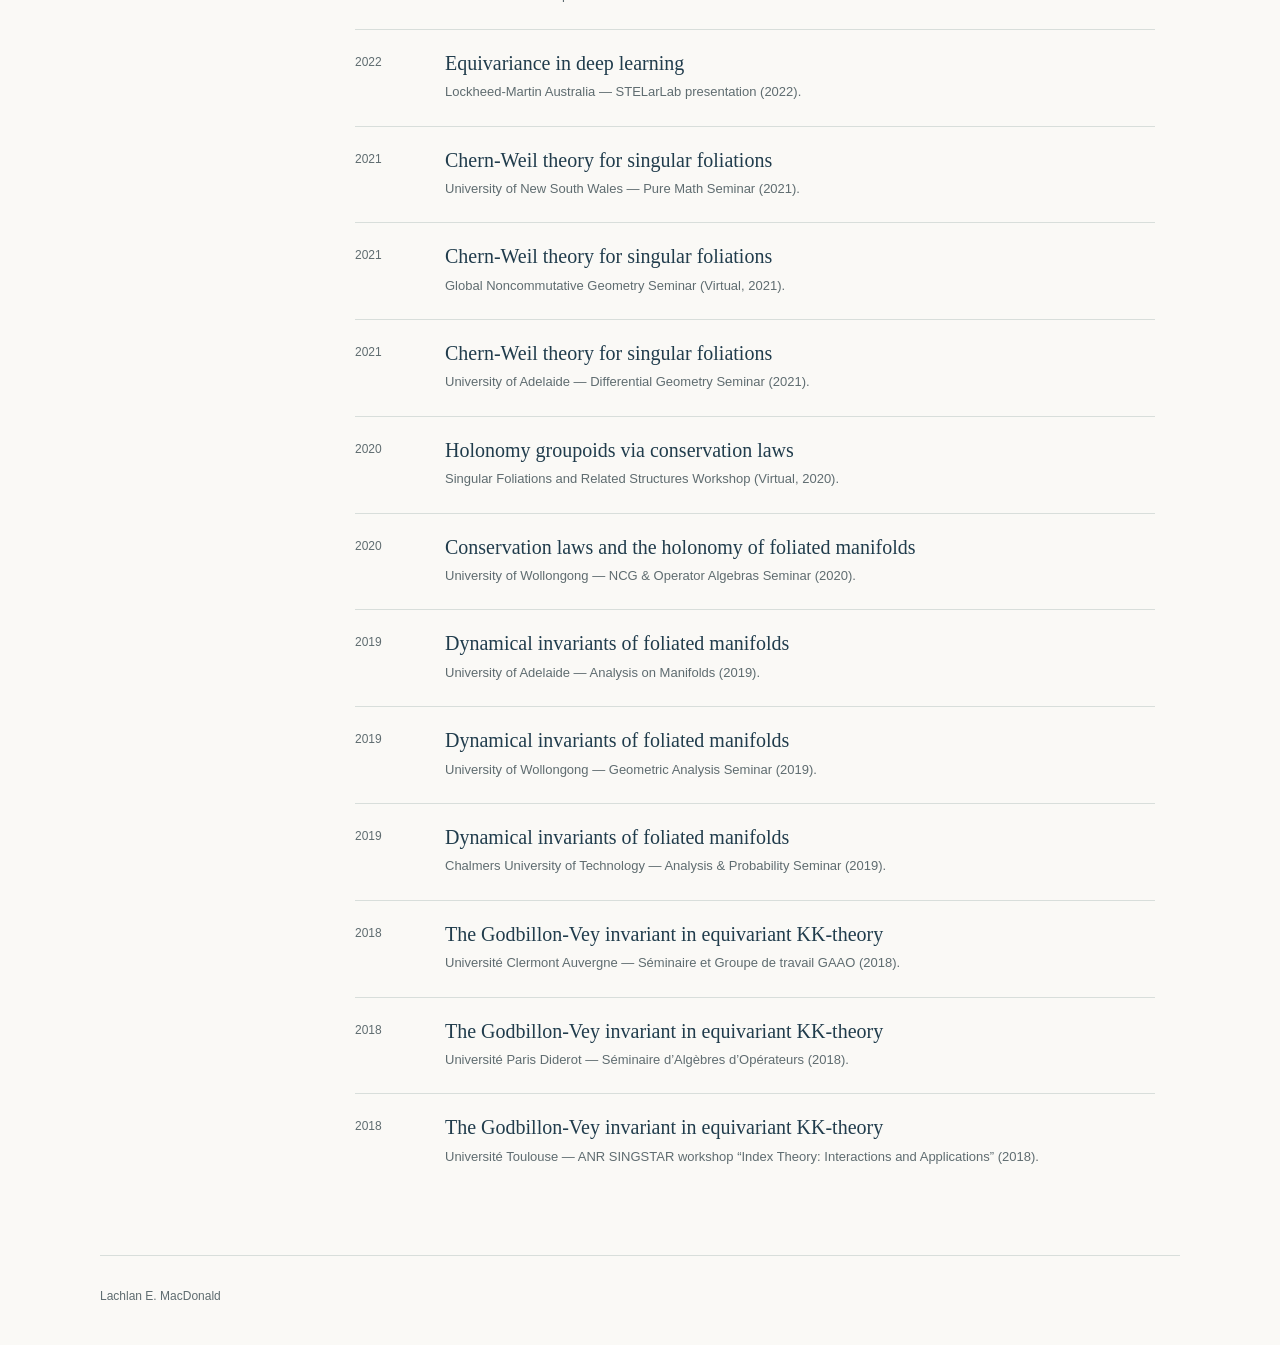
<file: talks.html>
<!doctype html>
<html lang="en-AU">
<head>
  <meta charset="utf-8">
  <meta name="viewport" content="width=device-width, initial-scale=1">
  <meta name="description" content="Research talks, public recordings, code and expository resources on learning dynamics, equivariance and foliation geometry.">
  <meta name="color-scheme" content="light">
  <title>Talks and resources — Lachlan E. MacDonald</title>
  <link rel="stylesheet" href="assets/css/site.css">
  <script defer src="assets/js/site.js"></script>

</head>
<body>
<a class="skip-link" href="#main">Skip to content</a>
<header class="site-header wrap">
  <a class="site-name" href="index.html">Lachlan E. MacDonald</a>
  <nav class="site-nav" aria-label="Main navigation">
    <a href="index.html">Home</a>
    <a href="research/index.html">Research</a>
<a href="teaching.html">Teaching</a>
<a href="publications.html">Publication list</a>
<a href="talks.html" aria-current="page">Talks</a>
<a href="about.html">About and CV</a>
  </nav>
</header>
<main id="main" class="wrap">
<header class="page-head"><h1>Talks</h1></header><div class="article-layout"><aside class="toc" aria-label="Contents"><strong>Contents</strong><a href="#recording">Research recording</a><a href="#recent">Recent talks</a><a href="#archive">Talk archive</a></aside><div class="prose">
<section id="recording"><h2>Large-step gradient descent near flat minima</h2><p>A research talk on local normal forms and convergence theorems for large-step gradient descent.</p><div class="text-links"><a href="https://youtu.be/Tx-sNdkrNHs?si=vbTYSDziLmXqQ5wf">Recording</a><a href="research/optimisation.html">Geometry of optimisation</a></div></section>
<section id="recent"><h2>Recent talks</h2><article class="talk"><time>2026</time><div><h3>Dynamics of Large-Step Gradient Descent Near Flat Minima</h3><p>FOLDS Seminar, University of Pennsylvania · invited talk</p></div></article><article class="talk"><time>2026</time><div><h3>Dynamics of Large-Step Gradient Descent Near Flat Minima</h3><p>LCDS Seminar, Brown University · invited talk</p></div></article><article class="talk"><time>2026</time><div><h3>Dynamics of Large-Step Gradient Descent Near Flat Minima</h3><p>Brin Workshop on Mathematics of Dynamical Systems in Modern Machine Learning · invited talk</p></div></article></section><section id="archive"><h2>Talk archive</h2><article class="talk"><time>2025</time><div><h3>Convergence Rates for Gradient Descent at the Edge of Stability in Overparametrised Least Squares</h3><p>NeurIPS 2025 — Poster presentation.</p></div></article>
<article class="talk"><time>2023</time><div><h3>On skip connections and normalisation layers in deep optimisation</h3><p>NeurIPS 2023 — Poster presentation.</p></div></article>
<article class="talk"><time>2022</time><div><h3>Towards a formal theory of deep optimisation</h3><p>Johns Hopkins University — MINDS Seminar (2022).</p></div></article>
<article class="talk"><time>2022</time><div><h3>On the Frequency Bias of Coordinate MLPs</h3><p>NeurIPS 2022 — Poster presentation.</p></div></article>
<article class="talk"><time>2022</time><div><h3>Towards a formal theory of deep optimisation</h3><p>Carnegie Mellon University — VASC Seminar (2022).</p></div></article>
<article class="talk"><time>2022</time><div><h3>General equivariance in deep learning</h3><p>Lockheed-Martin USA (2022).</p></div></article>
<article class="talk"><time>2022</time><div><h3>Enabling Equivariance for Arbitrary Lie Groups</h3><p>CVPR 2022 — Oral presentation.</p></div></article>
<article class="talk"><time>2022</time><div><h3>Equivariance in deep learning</h3><p>Lockheed-Martin Australia — STELarLab presentation (2022).</p></div></article>
<article class="talk"><time>2021</time><div><h3>Chern-Weil theory for singular foliations</h3><p>University of New South Wales — Pure Math Seminar (2021).</p></div></article>
<article class="talk"><time>2021</time><div><h3>Chern-Weil theory for singular foliations</h3><p>Global Noncommutative Geometry Seminar (Virtual, 2021).</p></div></article>
<article class="talk"><time>2021</time><div><h3>Chern-Weil theory for singular foliations</h3><p>University of Adelaide — Differential Geometry Seminar (2021).</p></div></article>
<article class="talk"><time>2020</time><div><h3>Holonomy groupoids via conservation laws</h3><p>Singular Foliations and Related Structures Workshop (Virtual, 2020).</p></div></article>
<article class="talk"><time>2020</time><div><h3>Conservation laws and the holonomy of foliated manifolds</h3><p>University of Wollongong — NCG &amp; Operator Algebras Seminar (2020).</p></div></article>
<article class="talk"><time>2019</time><div><h3>Dynamical invariants of foliated manifolds</h3><p>University of Adelaide — Analysis on Manifolds (2019).</p></div></article>
<article class="talk"><time>2019</time><div><h3>Dynamical invariants of foliated manifolds</h3><p>University of Wollongong — Geometric Analysis Seminar (2019).</p></div></article>
<article class="talk"><time>2019</time><div><h3>Dynamical invariants of foliated manifolds</h3><p>Chalmers University of Technology — Analysis &amp; Probability Seminar (2019).</p></div></article>
<article class="talk"><time>2018</time><div><h3>The Godbillon-Vey invariant in equivariant KK-theory</h3><p>Université Clermont Auvergne — Séminaire et Groupe de travail GAAO (2018).</p></div></article>
<article class="talk"><time>2018</time><div><h3>The Godbillon-Vey invariant in equivariant KK-theory</h3><p>Université Paris Diderot — Séminaire d’Algèbres d’Opérateurs (2018).</p></div></article>
<article class="talk"><time>2018</time><div><h3>The Godbillon-Vey invariant in equivariant KK-theory</h3><p>Université Toulouse — ANR SINGSTAR workshop “Index Theory: Interactions and Applications” (2018).</p></div></article>
</section></div></div>
</main>
<footer class="site-footer wrap">
  <p>Lachlan E. MacDonald</p>
</footer>
</body>
</html>
</file>
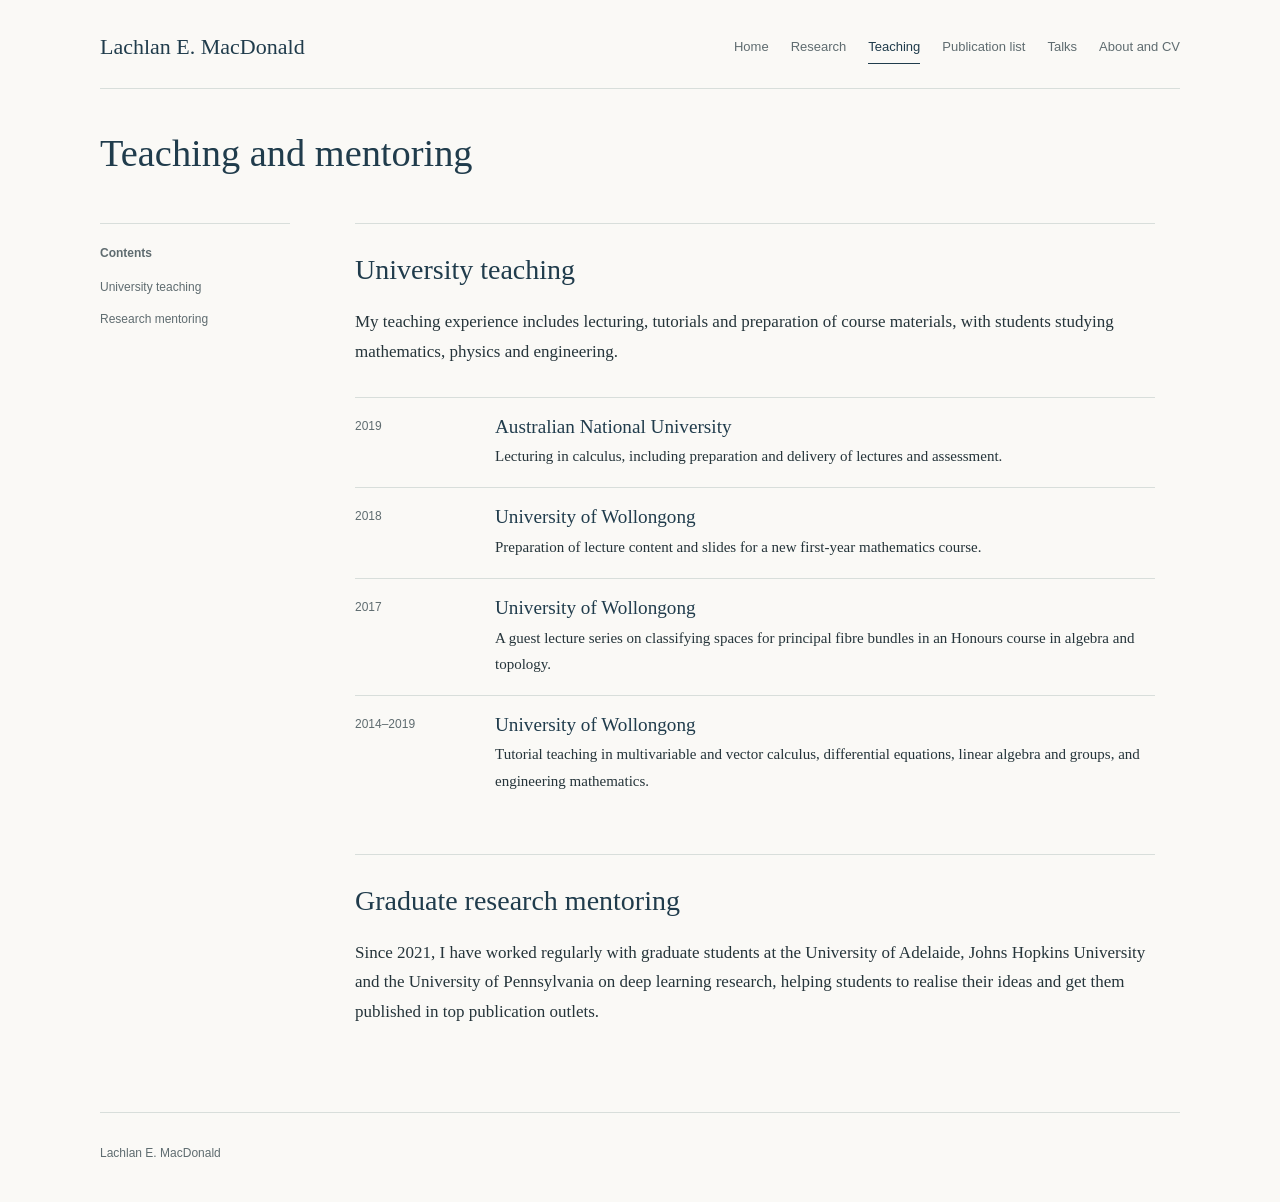
<file: teaching.html>
<!doctype html>
<html lang="en-AU">
<head>
  <meta charset="utf-8">
  <meta name="viewport" content="width=device-width, initial-scale=1">
  <meta name="description" content="University teaching and graduate research mentoring in mathematics and the mathematical foundations of deep learning.">
  <meta name="color-scheme" content="light">
  <title>Teaching and mentoring — Lachlan E. MacDonald</title>
  <link rel="stylesheet" href="assets/css/site.css">
  <script defer src="assets/js/site.js"></script>

</head>
<body>
<a class="skip-link" href="#main">Skip to content</a>
<header class="site-header wrap">
  <a class="site-name" href="index.html">Lachlan E. MacDonald</a>
  <nav class="site-nav" aria-label="Main navigation">
    <a href="index.html">Home</a>
    <a href="research/index.html">Research</a>
<a href="teaching.html" aria-current="page">Teaching</a>
<a href="publications.html">Publication list</a>
<a href="talks.html">Talks</a>
<a href="about.html">About and CV</a>
  </nav>
</header>
<main id="main" class="wrap">
<header class="page-head"><h1>Teaching and mentoring</h1></header><div class="article-layout"><aside class="toc" aria-label="Contents"><strong>Contents</strong><a href="#teaching">University teaching</a>
<a href="#mentoring">Research mentoring</a>
</aside><div class="prose">
<section id="teaching"><h2>University teaching</h2>
<p>My teaching experience includes lecturing, tutorials and preparation of course materials, with students studying mathematics, physics and engineering.</p>
<div class="timeline">
<div class="timeline-item"><span class="date">2019</span><div><h3>Australian National University</h3><p>Lecturing in calculus, including preparation and delivery of lectures and assessment.</p></div></div>
<div class="timeline-item"><span class="date">2018</span><div><h3>University of Wollongong</h3><p>Preparation of lecture content and slides for a new first-year mathematics course.</p></div></div>
<div class="timeline-item"><span class="date">2017</span><div><h3>University of Wollongong</h3><p>A guest lecture series on classifying spaces for principal fibre bundles in an Honours course in algebra and topology.</p></div></div>
<div class="timeline-item"><span class="date">2014–2019</span><div><h3>University of Wollongong</h3><p>Tutorial teaching in multivariable and vector calculus, differential equations, linear algebra and groups, and engineering mathematics.</p></div></div>
</div>
</section>
<section id="mentoring"><h2>Graduate research mentoring</h2>
<p>Since 2021, I have worked regularly with graduate students at the University of Adelaide, Johns Hopkins University and the University of Pennsylvania on deep learning research, helping students to realise their ideas and get them published in top publication outlets.</p>
</section>
</div></div>
</main>
<footer class="site-footer wrap">
  <p>Lachlan E. MacDonald</p>
</footer>
</body>
</html>
</file>
<file: assets/css/site.css>
/* Shared visual system. This site has no build step. */
:root {
  --paper: #faf9f6;
  --ink: #25343a;
  --navy: #203c4c;
  --link: #285e75;
  --muted: #5f6c70;
  --rule: #d8dedb;
  --wash: #f0f2ed;
  --width: 1080px;
  --serif: Georgia, 'Times New Roman', serif;
  --sans: -apple-system, BlinkMacSystemFont, 'Segoe UI', sans-serif;
}
* { box-sizing: border-box; }
html { scroll-behavior: smooth; scroll-padding-top: 2rem; }
body { margin: 0; color: var(--ink); background: var(--paper); font: 18px/1.75 var(--serif); }
a { color: var(--link); text-decoration-thickness: 1px; text-underline-offset: .2em; }
a:hover { color: #143a4b; }
a:focus-visible, button:focus-visible, input:focus-visible, summary:focus-visible, video:focus-visible { outline: 2px solid var(--link); outline-offset: 5px; }
button, input { font: inherit; }
img, svg { max-width: 100%; height: auto; }
img { display: block; }
figure { margin: 0; }
figcaption { margin-top: 1.1rem; color: var(--muted); font: 13px/1.7 var(--sans); }
figcaption a { color: inherit; }
h1, h2, h3, h4 { color: var(--navy); font-weight: 400; line-height: 1.17; }
h1 { font-size: clamp(2rem, 3vw, 2.5rem); margin: 0 0 1.5rem; }
h2 { font-size: clamp(1.5rem, 2vw, 1.85rem); margin: 0 0 1.25rem; }
h3 { font-size: 1.3rem; margin: 0 0 .8rem; }
p { margin: 0 0 1.25rem; }
ul, ol { padding-left: 1.3rem; }
li { margin-bottom: .6rem; }
strong { font-weight: 600; }
.wrap { width: min(var(--width), calc(100% - 100px)); margin-inline: auto; }
.skip-link { position: absolute; left: 1rem; top: -100px; z-index: 100; background: white; padding: .7rem 1rem; }
.skip-link:focus { top: 1rem; }
.site-header { padding: 31px 0 24px; border-bottom: 1px solid var(--rule); display: flex; justify-content: space-between; align-items: center; gap: 2rem; }
.site-name { text-decoration: none; color: var(--navy); font-size: 22px; line-height: 1.4; }
.site-nav { display: flex; flex-wrap: wrap; gap: 22px; align-items: center; font: 13px/1.5 var(--sans); }
.site-nav a { color: var(--muted); text-decoration: none; padding: 6px 0; border-bottom: 1px solid transparent; }
.site-nav a:hover, .site-nav a[aria-current='page'] { color: var(--navy); border-bottom-color: var(--navy); }
.home-introduction { display: grid; grid-template-columns: minmax(0, 1fr) 240px; column-gap: 48px; align-items: start; padding: 42px 0 35px; }
.intro-portrait { margin-top: 8px; }
.intro-portrait img { width: 100%; border-radius: 2px; }
.text-links { display: flex; gap: 25px; flex-wrap: wrap; font: 13px/1.7 var(--sans); margin-top: 26px; }
.text-links a { text-decoration: none; border-bottom: 1px solid #a9bcc2; }
.section { padding: 35px 0 40px; border-top: 1px solid var(--rule); }
.feature { display: grid; grid-template-columns: 1fr 1.1fr; gap: 65px; align-items: start; }
.feature h2 { max-width: 410px; }
.feature p { font-size: 17px; }
.feature figure { padding-top: 5px; }
.feature figure img { background: white; }
.research-row { display: grid; grid-template-columns: 250px minmax(0, 1fr) 140px; gap: 30px; padding: 22px 0; border-top: 1px solid var(--rule); align-items: center; }
.research-row h3 { font-size: 1.3rem; line-height: 1.4; margin: 0; }
.research-row h3 a { color: var(--navy); text-decoration: none; }
.research-row h3 a:hover { text-decoration: underline; }
.research-row p { margin: 0; font-size: 16px; line-height: 1.7; }
.research-thumbnail { display: block; }
.research-thumbnail img { width: 100%; height: 115px; object-fit: contain; }
.section-top { display: flex; justify-content: space-between; gap: 25px; align-items: baseline; margin-bottom: 25px; }
.section-top h2 { margin-bottom: 0; }
.small-link { font: 13px/1.6 var(--sans); white-space: nowrap; }
.paper { padding: 23px 0; border-top: 1px solid var(--rule); }
.paper h3 { font-size: 1.34rem; line-height: 1.35; margin: 0 0 9px; max-width: 900px; }
.paper h3 a { text-decoration: none; color: var(--navy); }
.paper h3 a:hover { text-decoration: underline; }
.paper .authors { color: var(--muted); font: 13px/1.7 var(--sans); margin-bottom: 4px; }
.paper .venue { color: var(--muted); font: 12px/1.7 var(--sans); margin-bottom: 8px; }
.paper .annotation { max-width: 820px; font-size: 16px; line-height: 1.65; margin: 9px 0 0; }
.paper .paper-links { font: 12px/1.6 var(--sans); display: flex; gap: 18px; margin-top: 10px; }
.home-about { display: grid; grid-template-columns: 150px 1fr; gap: 42px; align-items: start; max-width: 850px; }
.portrait { width: 150px; border-radius: 2px; }
.home-about p { font-size: 17px; }
.site-footer { border-top: 1px solid var(--rule); display: flex; gap: 25px; justify-content: space-between; padding: 30px 0 37px; color: var(--muted); font: 12px/1.8 var(--sans); }
.site-footer p { margin: 0; }
.site-footer a { color: var(--muted); }
.email-reveal { border: 0; padding: 0; background: transparent; color: var(--link); font: inherit; text-decoration: underline; text-decoration-thickness: 1px; text-underline-offset: .2em; cursor: pointer; }
.email-reveal:hover { color: #143a4b; }
.page-head { padding: 42px 0 24px; max-width: 900px; }
.page-head h1 { max-width: 870px; }
.page-head .context { color: var(--muted); font: 13px/1.8 var(--sans); }
.research-section > .page-head h1 { font-size: 2.75rem; }
.research-overview { padding-bottom: 45px; }
.research-introduction { max-width: 760px; margin-bottom: 35px; }
.research-directions { margin-left: 24px; padding-left: 32px; border-left: 1px solid var(--rule); }
.research-direction { display: grid; grid-template-columns: minmax(0, 1fr) 300px; gap: 42px; align-items: center; padding: 32px 0; border-top: 1px solid var(--rule); }
.research-direction:first-child { border-top: 0; padding-top: 0; }
.research-direction h2 { font-size: 1.5rem; line-height: 1.3; margin-bottom: 16px; }
.research-direction h2 a { color: var(--navy); text-decoration: none; }
.research-direction h2 a:hover { text-decoration: underline; }
.research-direction p { font-size: 17px; }
.project-animation { max-width: 500px; margin: 32px auto; }
.project-animation video { display: block; width: 100%; height: auto; background: white; }
.direction-media { width: 100%; margin: 0; }
.direction-media video { max-height: 300px; object-fit: contain; }
.project-animation figcaption { margin-top: 12px; }
.project-animation.wide-animation { max-width: none; width: 100%; }
.project-introduction { max-width: 900px; margin-bottom: 35px; }
.pixel-animation video, .pixel-animation img { image-rendering: pixelated; }
.breadcrumbs { font: 12px/1.6 var(--sans); color: var(--muted); margin-bottom: 30px; }
.breadcrumbs a { text-decoration: none; }
.article-layout { display: grid; grid-template-columns: 190px minmax(0, 1fr); column-gap: 65px; align-items: start; padding-bottom: 65px; }
.toc { position: sticky; top: 30px; border-top: 1px solid var(--rule); padding-top: 20px; font: 12px/1.6 var(--sans); }
.toc strong { display: block; font-weight: 600; margin-bottom: 14px; color: var(--muted); font-size: 12px; }
.toc a { display: block; text-decoration: none; color: var(--muted); margin-bottom: 13px; }
.toc a:hover { color: var(--navy); }
.prose { min-width: 0; max-width: 800px; }
.prose section { border-top: 1px solid var(--rule); padding-top: 30px; margin-top: 42px; }
.prose section:first-child { margin-top: 0; }
.prose h2 { font-size: 1.75rem; }
.prose h3 { font-size: 1.3rem; margin-top: 1.8rem; }
.prose h4 { font-size: 1.13rem; line-height: 1.4; margin: 1.6rem 0 .8rem; }
.prose p, .prose li { font-size: 17px; }
.prose figure { margin: 32px 0; }
.prose .project-animation { margin-inline: auto; }
.animated-exposition { display: grid; grid-template-columns: minmax(0, 1fr) minmax(180px, .65fr); gap: 28px; align-items: start; }
.animation-text { min-width: 0; }
.prose .animated-exposition > .project-animation { width: 100%; margin: 0; }
.prose figure img { width: 100%; }
.prose .figure-medium { max-width: 660px; margin-inline: auto; }
.prose .figure-medium img { mix-blend-mode: multiply; }
.math-block { overflow-x: auto; overflow-y: hidden; max-width: 100%; padding: 12px 0; margin: 18px 0; font-size: .92em; }
.math-block mjx-container { min-width: max-content; }
.theorem { background: var(--wash); border-left: 2px solid #839a96; padding: 24px 28px 16px; margin: 28px 0; }
.theorem .theorem-label { display: block; font: 600 13px/1.5 var(--sans); color: var(--muted); margin-bottom: 12px; }
.scope-note { color: var(--muted); font: 13px/1.8 var(--sans); border-left: 2px solid var(--rule); padding-left: 18px; margin: 25px 0; }
.scope-note p { font: inherit; margin-bottom: .7rem; }
.table-scroll { overflow-x: auto; margin: 25px 0; }
table { width: 100%; border-collapse: collapse; font-size: 15px; line-height: 1.6; }
th { text-align: left; font: 600 12px/1.6 var(--sans); color: var(--muted); padding: 12px 15px 12px 0; border-bottom: 1px solid #a9b5b3; }
td { padding: 16px 18px 16px 0; vertical-align: top; border-bottom: 1px solid var(--rule); }
td:first-child { min-width: 130px; color: var(--navy); }
.reading-list { padding: 0; list-style: none; }
.reading-list li { padding: 17px 0; border-top: 1px solid var(--rule); }
.reading-list small { display: block; font: 12px/1.8 var(--sans); color: var(--muted); margin-top: 5px; }
.publication-nav { display: flex; gap: 25px; flex-wrap: wrap; border-block: 1px solid var(--rule); padding: 17px 0; font: 12px/1.7 var(--sans); }
.pub-controls { margin: 28px 0; font: 13px/1.7 var(--sans); }
.pub-controls label { display: block; color: var(--muted); margin-bottom: 8px; }
.pub-controls input { width: min(100%, 590px); padding: 12px 14px; border: 1px solid #b9c5c3; border-radius: 0; background: transparent; color: var(--ink); font: 15px var(--sans); }
.pub-count { color: var(--muted); font: 12px var(--sans); margin: 12px 0 0; }
.publication-section { margin: 46px 0; }
.publication-section > h2 { font-size: 1.7rem; margin-bottom: 22px; }
.publication-section .paper { padding-block: 20px; }
.bio-layout { display: grid; grid-template-columns: minmax(0, 1fr) 200px; gap: 55px; }
.bio-layout .portrait { width: 200px; }
.timeline { margin: 30px 0; }
.timeline-item { display: grid; grid-template-columns: 115px 1fr; gap: 25px; padding: 18px 0; border-top: 1px solid var(--rule); }
.timeline-item .date { font: 12px/1.8 var(--sans); color: var(--muted); }
.timeline-item h3 { margin: 0 0 5px; font-size: 1.2rem; }
.timeline-item p { font-size: 15px; margin: 0; }
.talk { display: grid; grid-template-columns: 65px 1fr; gap: 25px; padding: 22px 0; border-top: 1px solid var(--rule); }
.talk time { font: 12px/1.7 var(--sans); color: var(--muted); }
.talk h3 { font-size: 1.25rem; margin: 0 0 5px; }
.talk p { font: 13px/1.8 var(--sans); color: var(--muted); margin-bottom: 0; }
[hidden] { display: none !important; }
@media (max-width: 1050px) {
  .wrap { width: calc(100% - 64px); }
  .site-header { align-items: flex-start; }
  .site-nav { gap: 16px; max-width: 450px; justify-content: flex-end; }
  .home-introduction { gap: 30px; }
  .research-row { grid-template-columns: 220px minmax(0, 1fr) 110px; gap: 20px; }
  .research-direction { grid-template-columns: minmax(0, 1fr) 260px; gap: 28px; }
  .article-layout { grid-template-columns: 150px minmax(0, 1fr); gap: 38px; }
  .feature { gap: 35px; }
}
@media (max-width: 760px) {
  body { font-size: 17px; }
  .wrap { width: calc(100% - 40px); }
  .site-header { flex-direction: column; gap: 20px; padding-top: 24px; padding-bottom: 20px; }
  .site-name { font-size: 22px; }
  .site-nav { max-width: none; justify-content: flex-start; gap: 10px 21px; font-size: 12px; }
  .home-introduction { grid-template-columns: minmax(0, 1fr) 180px; padding: 30px 0; gap: 24px; }
  .feature { grid-template-columns: 1fr; gap: 20px; }
  .section { padding: 35px 0 40px; }
  .feature h2 { max-width: none; }
  .research-row { grid-template-columns: 1fr; gap: 8px; }
  .research-thumbnail { width: 150px; margin-top: 10px; }
  .research-thumbnail img { height: 130px; }
  .research-section > .page-head h1 { font-size: 2.25rem; }
  .research-directions { margin-left: 0; padding-left: 16px; }
  .research-direction { grid-template-columns: minmax(0, 1fr) 220px; gap: 24px; }
  .research-direction h2 { font-size: 1.4rem; }
  .section-top { flex-direction: column; gap: 12px; }
  .home-about { grid-template-columns: 85px 1fr; gap: 22px; }
  .portrait { width: 85px; }
  .home-about h2 { font-size: 1.7rem; }
  .home-about p { font-size: 16px; }
  .site-footer { flex-direction: column; gap: 15px; padding-block: 25px; }
  .page-head { padding: 30px 0 20px; }
  .page-head h1 { font-size: 2rem; }
  .article-layout { grid-template-columns: minmax(0, 1fr); gap: 30px; }
  .toc { position: static; padding: 16px 0 4px; border-block: 1px solid var(--rule); display: flex; flex-wrap: wrap; gap: 0 20px; }
  .toc strong { width: 100%; margin-bottom: 12px; }
  .toc a { margin-bottom: 12px; }
  .prose section:first-child { border-top: 0; padding-top: 0; }
  .prose h2 { font-size: 1.6rem; }
  .prose p, .prose li { font-size: 17px; }
  .theorem { padding: 20px 18px 12px; }
  .bio-layout { grid-template-columns: 1fr; gap: 25px; }
  .bio-layout > figure { grid-row: 1; }
  .bio-layout .portrait { width: 130px; }
  .timeline-item { grid-template-columns: 90px 1fr; gap: 18px; }
  .talk { grid-template-columns: 44px 1fr; gap: 15px; }
  .publication-nav { gap: 12px 20px; }
}
@media (max-width: 600px) {
  .home-introduction { grid-template-columns: minmax(0, 1fr); gap: 18px; }
  .intro-portrait { max-width: 180px; margin-top: 0; }
  .research-direction, .animated-exposition { grid-template-columns: minmax(0, 1fr); gap: 12px; }
  .direction-media, .prose .animated-exposition > .project-animation { max-width: 320px; margin-inline: auto; }
}
@media (prefers-reduced-motion: reduce) { html { scroll-behavior: auto; } }
@media print {
  body { background: white; color: black; font-size: 11pt; }
  .site-nav, .toc, .pub-controls, .skip-link { display: none !important; }
  .wrap { width: 100%; }
  .article-layout { display: block; }
  .prose { max-width: none; }
  h1 { font-size: 28pt; }
  h2 { break-after: avoid; }
  figure, .paper, .theorem { break-inside: avoid; }
}
</file>
